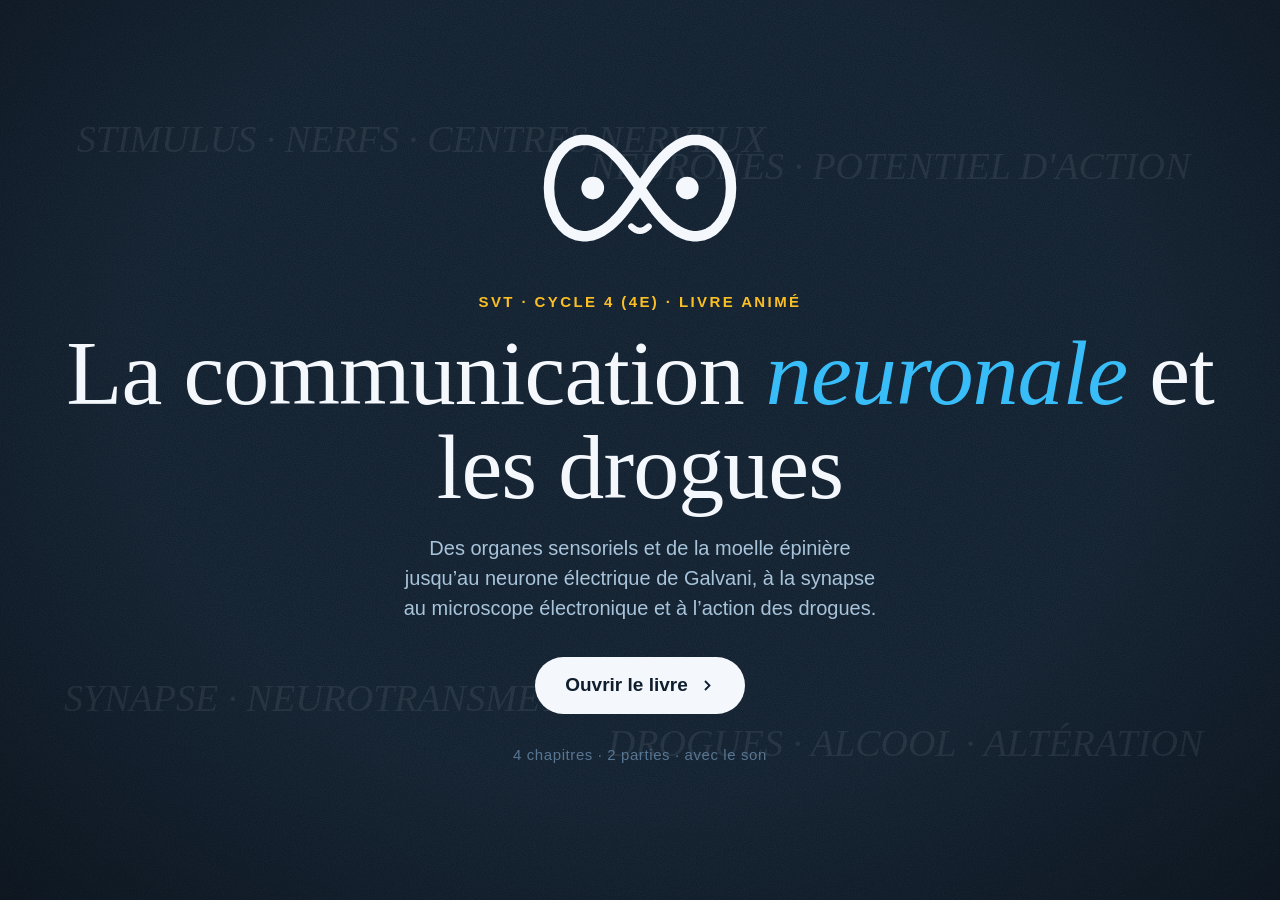
<file: index.html>
<!doctype html>
<html lang="fr">
<head>
<meta charset="utf-8">
<meta name="viewport" content="width=device-width, initial-scale=1">
<title>La communication neuronale et l'action des drogues</title>
<meta name="description" content="Du stimulus au neurone, puis de la synapse chimique au mode d'action des drogues et de l'alcool — livre animé SVT Cycle 4 (4e).">
<link rel="icon" href="data:image/svg+xml,%3Csvg xmlns='http://www.w3.org/2000/svg' viewBox='0 0 64 64'%3E%3Crect width='64' height='64' rx='14' fill='%230f1e2e'/%3E%3Ccircle cx='22' cy='32' r='11' fill='none' stroke='%2338bdf8' stroke-width='3.5'/%3E%3Cpath d='M33 32H47' stroke='%23fbbf24' stroke-width='3.5' stroke-linecap='round'/%3E%3Ccircle cx='50' cy='32' r='6' fill='%2334d399'/%3E%3C/svg%3E">
<link rel="stylesheet" href="lib/units.css">
<link rel="stylesheet" href="lib/contents.css">
<script src="lib/units.js"></script>
<script src="lib/contents.js"></script>
<script src="lib/lang-fr.js"></script>
<script src="unit-art.js"></script>
<link rel="expect" href="#ch01" blocking="render">
<style>
html:root {
  --page: #0a1522;
  --board: #0f1e2e;
  --panel: #14273b;
  --edge: #2c4c6b;
  --chalk: #f4f8fc;
  --dim: #a8c4da;
  --faint: #587692;
  --task: #38bdf8;
  --quiz: #fbbf24;
  --good: #34d399;
  --top-bg: rgba(15, 30, 46, .88);
  --top-line: #213e59;
  color-scheme: dark;
}
</style>
</head>
<body>
<section id="cover">
  <div class="chalk" aria-hidden="true">
    <span style="left:6%;top:13%;--d:1.6">STIMULUS · NERFS · CENTRES NERVEUX</span>
    <span style="right:7%;top:16%;--d:1.9">NEURONES · POTENTIEL D'ACTION</span>
    <span style="left:5%;bottom:20%;--d:2.2">SYNAPSE · NEUROTRANSMETTEURS</span>
    <span style="right:6%;bottom:15%;--d:2.5">DROGUES · ALCOOL · ALTÉRATION</span>
  </div>
  <svg class="mascot draw" id="guide" width="210" height="147"></svg>
  <p class="kicker">SVT · Cycle 4 (4e) · Livre animé</p>
  <h1>La communication <i>neuronale</i> et les drogues</h1>
  <p class="lede">Des organes sensoriels et de la moelle épinière jusqu’au neurone électrique de Galvani, à la synapse au microscope électronique et à l’action des drogues.</p>
  <div class="acts">
    <a class="btn go" href="#contents" data-t="open">Ouvrir le livre<svg viewBox="0 0 16 16"><path d="M6 2.5 11.5 8 6 13.5 4.6 12.1 8.7 8 4.6 3.9z"/></svg></a>
    <a class="btn quiet" id="resume" hidden></a>
  </div>
  <p class="meta" id="meta"></p>
</section>

<main id="contents">
  <header class="top">
    <a class="home" href="#book" aria-label="Retour à la couverture" data-t-label="toCover"><svg class="mascot" id="guideSmall" width="52" height="36"></svg><strong>La communication <i>neuronale</i></strong></a>
    <span class="prog" id="prog"></span>
  </header>
  <div id="units"></div>
</main>

<script>
Contents.book({
  start: { unit: 1, chapter: 1 },
  units: [
    ['Du stimulus au neurone : organisation nerveuse et message électrique', [
      ['Du stimulus au mouvement : organes sensoriels, centres nerveux et nerfs', 6],
      ['Les neurones : des cellules spécialisées dans la communication électrique', 6],
    ]],
    ['La synapse chimique et la perturbation par les drogues et l’alcool', [
      ['Franchir la synapse : vésicules et neurotransmetteurs chimiques', 6],
      ['Mode d’action des drogues et de l’alcool sur la synapse et schéma bilan', 6],
    ]],
  ],
  hues: ['#38bdf8', '#c084fc'],
  ink: '#f4f8fc',
});
frContentsLabels();
</script>
</body>
</html>
</file>
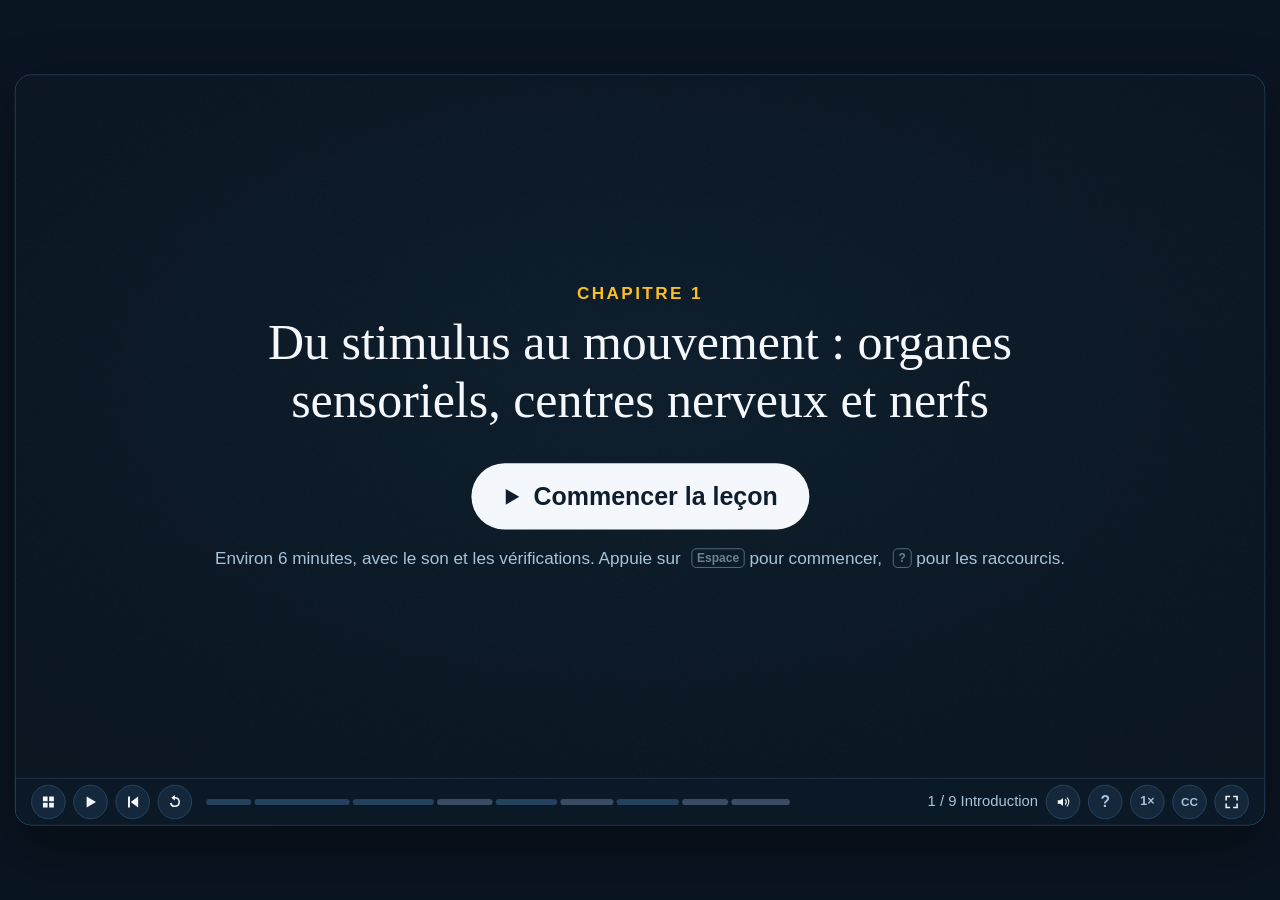
<file: ch01/index.html>
<!doctype html>
<html lang="fr">
<head>
<meta charset="utf-8">
<meta name="viewport" content="width=device-width, initial-scale=1">
<title>Chapitre 1 · Du stimulus au mouvement — Communication neuronale</title>
<link rel="stylesheet" href="../lib/engine.css">
<link rel="expect" href="#bar" blocking="render">
</head>
<body>
<script src="../lib/engine.js"></script>
<script src="../lib/lang-fr.js"></script>
<script src="../lib/vocab.js"></script>
<script src="audio/fr/timings.js"></script>
<script>
'use strict';
const CHAPTER = {
  number: 1,
  title: 'Du stimulus au mouvement : organes sensoriels, centres nerveux et nerfs',
  minutes: 6,
  language: 'fr',
  next: '../ch02/',
};

const BEATS = [
  ['intro', 'Introduction', (m, D) => {
    const g = G(scene, { o: 0, y: 18 });
    T(g, 'SVT · Cycle 4 (4e) · Partie 1 · Chapitre 1', { x: 800, y: 190, size: 26, fill: COL.dim, anchor: 'middle' });
    T(g, 'Du stimulus au mouvement', { x: 800, y: 292, size: 74, weight: 700, fill: COL.chalk, anchor: 'middle' });
    T(g, 'Organes sensoriels, centres nerveux et nerfs', { x: 800, y: 372, size: 44, weight: 600, fill: C_CENTRE, anchor: 'middle' });

    neuSchemaNode(g, 260, 540, 230, 86, ['Organe', 'sensoriel'], { color: C_SENS, sub: 'stimulus' });
    neuArrow(g, 390, 540, 620, 540, .2, { color: C_SENS, sw: 5 });
    T(g, 'Message sensitif', { x: 505, y: 510, size: 20, weight: 700, fill: C_SENS, anchor: 'middle' });

    neuSchemaNode(g, 800, 540, 320, 92, ['Centres nerveux', 'Cerveau + moelle'], { color: C_CENTRE, sub: 'intégration' });
    neuArrow(g, 975, 540, 1195, 540, .4, { color: C_MOT, sw: 5 });
    T(g, 'Message moteur', { x: 1085, y: 510, size: 20, weight: 700, fill: C_MOT, anchor: 'middle' });

    neuSchemaNode(g, 1340, 540, 230, 86, 'Muscles', { color: C_MOT, sub: 'mouvement' });

    tw(g, { o: 1, y: 0 }, .12, .75, out);
    const sub = neuText(scene, 'Comment une stimulation est-elle perçue, analysée puis transformée en mouvement ?', 800, 738, m('sub'), { size: 28, fill: COL.dim, anchor: 'middle' });
    tw(g, { o: 0, y: -18 }, D - .75, .65);
    hide(sub, D - .75, .65);
  }],

  ['trajet', 'La boucle sensori-motrice', (m) => {
    const p = panel(0);
    neuTitle(p, 'Schéma bilan de la transmission nerveuse', 64, .05, 'Document officiel du cours : trajet du stimulus jusqu’aux muscles');

    neuCard(p, 60, 144, 780, 615, { title: 'Schéma bilan · Relations entre organes', color: C_CENTRE, t0: .08 });
    neuDoc(p, '../img/doc_trajet_nerveux.webp', 85, 204, 730, 535, { color: C_CENTRE, pad: 8, t0: .14 });

    neuSpotlight(p, 520, 206, 265, 118, C_NT, m('stim'), .35, { fillOpacity: .08 });
    neuSpotlight(p, 442, 265, 165, 125, C_SENS, m('sens'), .35, { fillOpacity: .08 });
    neuSpotlight(p, 402, 330, 395, 255, C_CENTRE, m('centres'), .35, { fillOpacity: .06 });
    neuSpotlight(p, 345, 588, 390, 142, C_MOT, m('mot'), .35, { fillOpacity: .08 });

    const steps = [
      ['1. Réception du stimulus', 'L’organe sensoriel (œil, peau, oreille...) capte le stimulus.', C_NT, m('stim')],
      ['2. Message nerveux sensitif', 'Il voyage en rouge le long d’un nerf sensitif vers le cerveau.', C_SENS, m('sens')],
      ['3. Centres nerveux', 'Le cerveau traite l’info ; la moelle épinière relaie la commande.', C_CENTRE, m('centres')],
      ['4. Message nerveux moteur', 'Il descend en vert jusqu’aux muscles qui exécutent le mouvement.', C_MOT, m('mot')],
    ];
    steps.forEach(([ttl, desc, col, t0], i) => {
      const y = 148 + i * 155;
      neuCard(p, 880, y, 655, 134, { title: ttl, color: col, t0 });
      neuText(p, desc, 910, y + 92, t0 + .16, { size: 20, fill: COL.chalk });
    });
  }],

  ['grenouille', 'Expériences et aires cérébrales', (m) => {
    const p = panel(0);
    neuTitle(p, 'Nerfs conducteurs et aires visuelles cérébrales', 64, .05, 'Preuves expérimentales chez la grenouille et lésions chez l’Homme');

    neuCard(p, 60, 148, 670, 580, { title: 'Expériences de sections nerveuses', color: C_SENS, t0: .08 });
    const exps = [
      ['Grenouille intacte', 'Elle saute face au danger', C_MOT],
      ['Section du nerf optique', 'Elle ne saute pas', C_SENS],
      ['Section de la moelle épinière', 'Elle ne saute pas', C_SENS],
      ['Section du nerf sciatique', 'Elle ne saute pas', C_SENS],
    ];
    exps.forEach(([etat, res, col], i) => {
      const ry = 225 + i * 96;
      const g = G(p, { x: 85, y: ry, o: 0 });
      mk('rect', { x: 0, y: 0, width: 620, height: 74, rx: 12, fill: mix('#0f1e2e', col, .12), stroke: col, 'stroke-width': 2 }, g);
      T(g, etat, { x: 22, y: 31, size: 20, weight: 700, fill: COL.chalk });
      T(g, res, { x: 22, y: 58, size: 19, weight: 600, fill: col });
      show(g, m('optique') + i * .12, .35);
    });
    neuPill(p, 395, 658, 'Chaque conducteur nerveux est indispensable', C_NT, m('optique') + .55, { w: 580, size: 19 });

    neuCard(p, 760, 148, 780, 580, { title: 'Aires visuelles V1 à V5 et lésions A / B', color: C_CENTRE, t0: .14 });
    neuDoc(p, '../img/doc_vision_aires.webp', 785, 208, 730, 415, { color: C_CENTRE, pad: 8, t0: .2 });
    neuSpotlight(p, 1140, 212, 370, 290, C_CENTRE, m('aires'), .4, { fillOpacity: .08 });
    neuText(p, 'Les aires V1–V5 coopèrent pour analyser forme, couleur et mouvement.', 1150, 672, m('aires') + .2, { size: 19, fill: COL.dim, anchor: 'middle' });
  }],

  ['q1', 'Vérifions le trajet sensitif', (m) => {
    const p = panel(0);
    neuTitle(p, 'Du stimulus au cerveau : qui transporte l’information ?', 66, .05);
    neuSchemaNode(p, 350, 240, 270, 92, ['Organe sensoriel', '(œil, peau...)'], { color: C_NT, t0: .1 });
    neuArrow(p, 505, 240, 1085, 240, .25, { color: C_SENS, sw: 6 });
    neuPill(p, 795, 200, 'Voie à identifier ?', C_SENS, .35, { w: 260, size: 20 });
    neuSchemaNode(p, 1245, 240, 290, 92, ['Cerveau', 'Centres nerveux'], { color: C_CENTRE, t0: .15 });
  }, {
    ask: done => quiz(BAND, [{
      id: 'ch1-q1',
      prompt: ['Par quoi l’information captée par un organe sensoriel rejoint-elle le cerveau ?'],
      build: choice([
        'Un message nerveux sensitif transporté par un nerf',
        'Un message nerveux moteur envoyé par les muscles',
        'La compression d’un disque entre deux vertèbres',
      ], 0, 'Exact ! Le message nerveux sensitif circule de l’organe sensoriel vers le cerveau le long d’un nerf.', [
        null,
        'Non, le message moteur part des centres nerveux vers les muscles, pas vers le cerveau.',
        'Non, une hernie discale est une lésion mécanique qui bloque la moelle épinière.',
      ]),
    }], done),
  }],

  ['hernie', 'Rôle de la moelle épinière', (m) => {
    const p = panel(0);
    neuTitle(p, 'La moelle épinière : un relais vital (cas d’une hernie discale)', 64, .05, 'Document IRM du cours : comparaison entre colonne saine et compression médullaire');

    neuDoc(p, '../img/doc_hernie_irm.webp', 270, 146, 1060, 495, { color: C_CENTRE, pad: 10, t0: .1 });
    neuSpotlight(p, 282, 160, 415, 465, C_MOT, m('saine'), .4, { fillOpacity: .06 });
    neuSpotlight(p, 895, 160, 420, 465, C_ALERT, m('hernie'), .4, { fillOpacity: .08 });

    neuCard(p, 140, 666, 620, 118, { title: 'Coupe 1 : Moelle épinière intacte', color: C_MOT, t0: m('saine') });
    neuText(p, 'Le canal est dégagé : les messages moteurs descendent librement.', 450, 748, m('saine') + .2, { size: 19, anchor: 'middle' });

    neuCard(p, 840, 666, 620, 118, { title: 'Coupe 2 : Hernie discale', color: C_ALERT, t0: m('hernie') });
    neuText(p, 'La hernie comprime la moelle épinière : troubles moteurs des membres.', 1150, 748, m('hernie') + .2, { size: 19, anchor: 'middle' });
  }],

  ['q2', 'À toi : sections et lésions', (m) => {
    const p = panel(0);
    neuTitle(p, 'Rupture des voies nerveuses', 66, .05);
    neuSchemaNode(p, 270, 235, 220, 84, 'Œil (danger)', { color: C_NT, t0: .1 });
    neuArrow(p, 395, 235, 620, 235, .2, { color: C_SENS, sw: 5 });
    neuBlockBadge(p, 508, 235, C_ALERT, .3, 18);
    neuSchemaNode(p, 760, 235, 250, 84, ['Cerveau +', 'moelle épinière'], { color: C_CENTRE, t0: .15 });
    neuArrow(p, 900, 235, 1125, 235, .35, { color: C_MOT, sw: 5 });
    neuSchemaNode(p, 1265, 235, 240, 84, ['Muscles', 'de la cuisse'], { color: C_MOT, t0: .2 });
  }, {
    ask: done => quiz(BAND, [{
      id: 'ch1-q2',
      prompt: ['Pourquoi une grenouille dont le nerf optique est sectionné ne saute-t-elle pas face au danger ?'],
      build: choice([
        'Le message nerveux sensitif visuel n’atteint plus le cerveau',
        'Les muscles de la cuisse n’ont plus de sang pour se contracter',
        'La peau remplace aussitôt le nerf optique pour voir le danger',
      ], 0, 'Bravo ! Sans nerf optique intact, l’information visuelle n’arrive jamais aux centres nerveux.', [
        null,
        'Non, le problème est la rupture de communication nerveuse, pas l’irrigation des muscles.',
        'Non, un nerf optique coupé interrompt la voie sensitive de la vision.',
      ]),
    }], done),
  }],

  ['wrap', 'Bilan · Chapitre 1', (m) => {
    const p = panel(0);
    neuTitle(p, 'À retenir — Chapitre 1', 70, .05, 'L’organisation générale de la commande nerveuse du mouvement');

    const rows = [
      ['1. Perception et voie sensitive', 'Un stimulus active un organe sensoriel ; un message nerveux sensitif remonte par un nerf.', C_SENS, m('w1')],
      ['2. Traitement dans les centres nerveux', 'Le cerveau (et ses aires spécialisées V1–V5) analyse l’information ; la moelle épinière relaie la commande.', C_CENTRE, m('w2')],
      ['3. Voie motrice et réponse', 'Un message nerveux moteur descend vers les muscles qui se contractent pour produire le mouvement.', C_MOT, m('w3')],
    ];
    rows.forEach(([ttl, desc, col, t0], i) => {
      const y = 160 + i * 204;
      neuCard(p, 120, y, 1360, 172, { title: ttl, color: col, t0 });
      neuText(p, desc, 800, y + 114, t0 + .2, { size: 22, fill: COL.chalk, anchor: 'middle' });
    });
  }],

  ['final1', 'Mise en pratique finale', () => {
    panel(0);
  }, {
    ask: done => quiz(SCREEN, [
      {
        id: 'ch1-f1',
        prompt: ['1 / 3 · Quels sont les deux organes regroupés sous le nom de « centres nerveux » ?'],
        build: choice([
          'Le cerveau et la moelle épinière',
          'Le nerf optique et le nerf sciatique',
          'Les organes sensoriels et les muscles',
        ], 0, 'Exact ! Le cerveau et la moelle épinière constituent les centres nerveux.', [
          null,
          'Non, les nerfs assurent la liaison périphérique, ce ne sont pas des centres nerveux.',
          'Non, les organes sensoriels reçoivent le stimulus et les muscles sont des effecteurs.',
        ]),
      },
      {
        id: 'ch1-f2',
        prompt: ['2 / 3 · Vrai ou Faux : coche la réponse exacte pour chaque affirmation.'],
        build: grid([
          { parts: ['Plusieurs aires spécialisées du cortex cérébral (V1 à V5) participent à la vision.'], ans: ['v'], why: 'Vrai : des lésions différentes touchent sélectivement les couleurs ou les formes.' },
          { parts: ['Un message nerveux moteur part du muscle pour rejoindre l’organe sensoriel.'], ans: ['f'], why: 'Faux : le message moteur part des centres nerveux et se dirige vers les muscles.' },
          { parts: ['Une hernie discale comprimant la moelle épinière perturbe les mouvements des membres.'], ans: ['v'], why: 'Vrai : le passage des messages moteurs dans la moelle épinière est gêné.' },
        ], [['v', 'Vrai', C_MOT], ['f', 'Faux', C_SENS]], { multi: false, text: true }),
      },
      {
        id: 'ch1-f3',
        prompt: ['3 / 3 · Dans quel ordre s’enchaînent les étapes permettant de réagir à un stimulus ?'],
        build: choice([
          'Organe sensoriel → message sensitif → centres nerveux → message moteur → muscle',
          'Muscle → message sensitif → organe sensoriel → moelle épinière',
          'Cerveau → stimulus → nerf optique → hernie discale',
        ], 0, 'Parfait ! Tu maîtrises toute la chaîne de la transmission nerveuse.', [
          null,
          'Non, le stimulus agit d’abord sur l’organe sensoriel, puis le muscle répond en dernier.',
          'Non, le stimulus vient de l’environnement et déclenche la boucle au niveau sensoriel.',
        ]),
      },
    ], done, 'Mise en pratique · Chapitre 1'),
  }],

  ['finish', 'Terminé', () => { panel(0); }, { ask: finishCard }],
].map(([id, title, run, extra]) => ({ id, title, run, ...extra }));

boot();
</script>
</body>
</html>
</file>
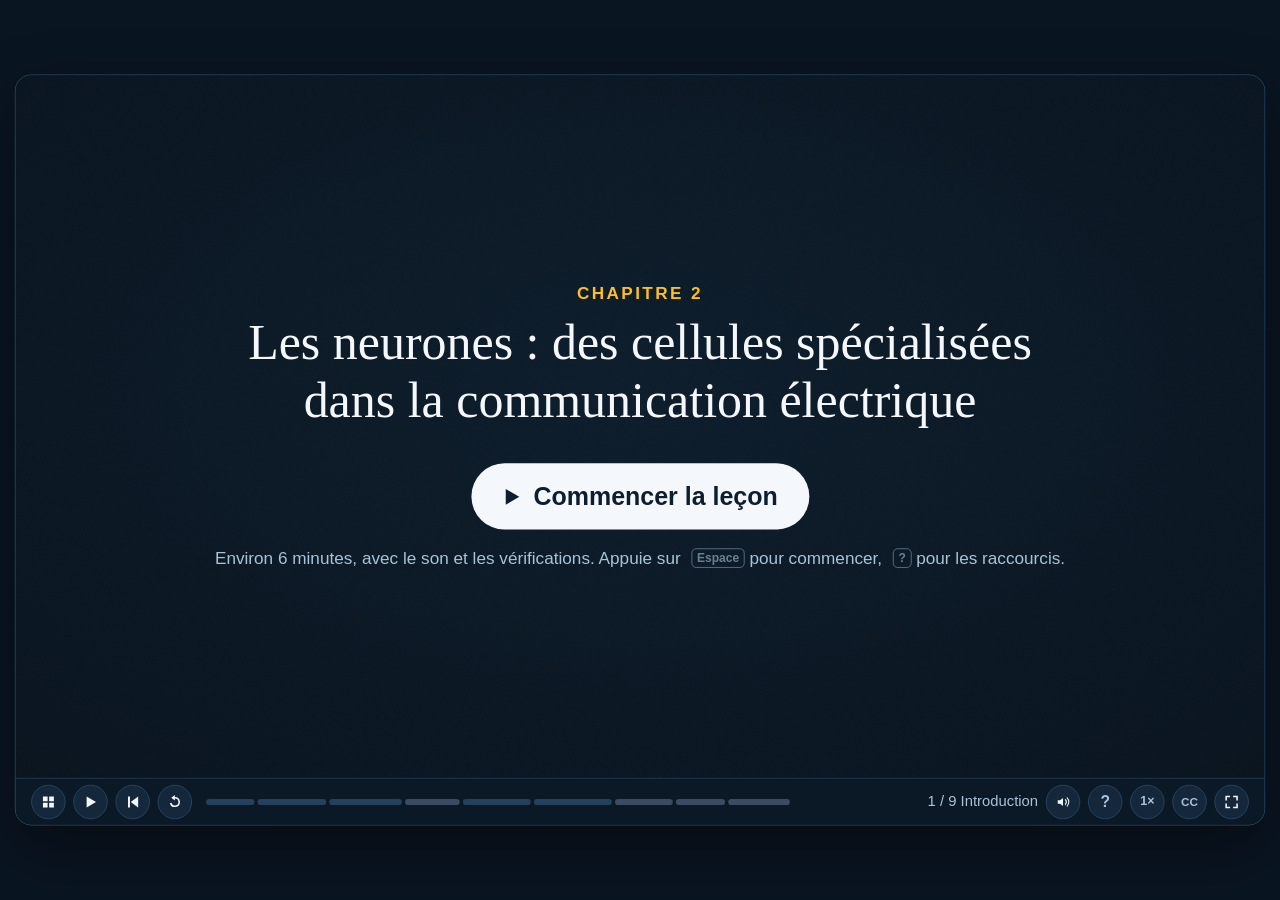
<file: ch02/index.html>
<!doctype html>
<html lang="fr">
<head>
<meta charset="utf-8">
<meta name="viewport" content="width=device-width, initial-scale=1">
<title>Chapitre 2 · Les neurones et le message électrique — Communication neuronale</title>
<link rel="stylesheet" href="../lib/engine.css">
<link rel="expect" href="#bar" blocking="render">
</head>
<body>
<script src="../lib/engine.js"></script>
<script src="../lib/lang-fr.js"></script>
<script src="../lib/vocab.js"></script>
<script src="audio/fr/timings.js"></script>
<script>
'use strict';
const CHAPTER = {
  number: 2,
  title: 'Les neurones : des cellules spécialisées dans la communication électrique',
  minutes: 6,
  language: 'fr',
  next: '../ch03/',
};

const BEATS = [
  ['intro', 'Introduction', (m, D) => {
    const g = G(scene, { o: 0, y: 18 });
    T(g, 'SVT · Cycle 4 (4e) · Partie 1 · Chapitre 2', { x: 800, y: 188, size: 26, fill: COL.dim, anchor: 'middle' });
    T(g, 'Les neurones : cellules du message', { x: 800, y: 288, size: 68, weight: 700, fill: COL.chalk, anchor: 'middle' });
    T(g, 'Substance grise, fibres nerveuses et potentiel d’action', { x: 800, y: 364, size: 40, weight: 600, fill: C_CENTRE, anchor: 'middle' });

    neuNeuron(g, 580, 560, { scale: 1.05, color: C_CENTRE, t0: .15, pulseAt: .65, pulseColor: C_NT });
    neuOscillo(g, 995, 480, 340, 156, { t0: .3, mode: 'normal', label: 'Potentiel d’action (électrique)', color: C_NT });

    tw(g, { o: 1, y: 0 }, .12, .75, out);
    const sub = neuText(scene, 'À quoi ressemblent les cellules nerveuses et quelle est la nature du message qui y circule ?', 800, 742, m('sub'), { size: 27, fill: COL.dim, anchor: 'middle' });
    tw(g, { o: 0, y: -18 }, D - .75, .65);
    hide(sub, D - .75, .65);
  }],

  ['substances', 'Le cerveau à l’échelle organe', (m) => {
    const p = panel(0);
    neuTitle(p, 'Organisation du cerveau humain : substance grise et blanche', 64, .05, 'Documents 1 et 2 du cours : vue externe des hémisphères et coupe transversale');

    neuDoc(p, '../img/doc_cerveau_coupes.webp', 230, 146, 1140, 472, { color: C_CENTRE, pad: 10, t0: .1 });
    neuSpotlight(p, 815, 222, 535, 385, C_NT, m('cortex'), .4, { fillOpacity: .06 });
    neuSpotlight(p, 865, 315, 415, 175, C_MOT, m('blanche'), .4, { fillOpacity: .07 });

    neuCard(p, 130, 642, 635, 140, { title: '(1) Substance grise · Cortex en périphérie', color: C_NT, t0: m('cortex') });
    neuText(p, 'Couche externe sombre des deux hémisphères cérébraux.', 448, 725, m('cortex') + .2, { size: 20, anchor: 'middle' });
    neuText(p, 'Regroupe les corps cellulaires des neurones.', 448, 758, m('cortex') + .35, { size: 19, fill: COL.dim, anchor: 'middle' });

    neuCard(p, 835, 642, 635, 140, { title: '(2) Substance blanche · Au centre', color: C_MOT, t0: m('blanche') });
    neuText(p, 'Région interne plus claire reliant les aires et la moelle.', 1152, 725, m('blanche') + .2, { size: 20, anchor: 'middle' });
    neuText(p, 'Contient les prolongements longs des neurones.', 1152, 758, m('blanche') + .35, { size: 19, fill: COL.dim, anchor: 'middle' });
  }],

  ['coupes', 'Microscopie des tissus nerveux', (m) => {
    const p = panel(0);
    neuTitle(p, 'Observation microscopique : cerveau, moelle épinière et nerfs', 64, .05, 'Document 1 : comparaison des structures cellulaires à différentes échelles');

    neuCard(p, 60, 146, 680, 620, { title: 'Document 1 · Coupes histologiques', color: C_CENTRE, t0: .08 });
    neuDoc(p, '../img/doc_cellules_nerveuses.webp', 88, 206, 624, 540, { color: C_CENTRE, pad: 8, t0: .14 });

    neuSpotlight(p, 425, 225, 275, 290, C_NT, m('corps'), .4, { fillOpacity: .08 });
    neuSpotlight(p, 425, 535, 275, 205, C_MOT, m('fibres'), .4, { fillOpacity: .08 });

    neuCard(p, 780, 162, 760, 275, { title: 'Cerveau et moelle épinière (échelle : 0,2 mm)', color: C_NT, t0: m('corps') });
    neuText(p, 'On observe des cellules de forme étoilée dans la substance grise :', 810, 258, m('corps') + .15, { size: 22 });
    neuText(p, 'ce sont les corps cellulaires des neurones et leurs ramifications.', 810, 296, m('corps') + .3, { size: 22, fill: C_NT });
    neuPill(p, 1160, 382, 'Corps cellulaires étoilés · 0,2 mm', C_NT, m('corps') + .45, { w: 470, size: 20 });

    neuCard(p, 780, 472, 760, 275, { title: 'Nerfs périphériques (échelle : 0,06 mm)', color: C_MOT, t0: m('fibres') });
    neuText(p, 'Aucun corps cellulaire : uniquement des faisceaux de fibres parallèles.', 810, 568, m('fibres') + .15, { size: 21 });
    neuText(p, 'Ce sont les prolongements (axones) qui relient les organes.', 810, 606, m('fibres') + .3, { size: 21, fill: C_MOT });
    neuPill(p, 1160, 692, 'Faisceaux d’axones · 0,06 mm', C_MOT, m('fibres') + .45, { w: 470, size: 20 });
  }],

  ['q1', 'Vérifions l’organisation cellulaire', (m) => {
    const p = panel(0);
    neuTitle(p, 'Où se trouvent les corps cellulaires étoilés des neurones ?', 66, .05);
    neuSchemaNode(p, 430, 240, 340, 100, ['Substance grise', 'Cerveau et moelle'], { color: C_NT, sub: '0,2 mm', t0: .1 });
    neuArrow(p, 625, 240, 965, 240, .25, { color: C_MOT, sw: 5 });
    neuSchemaNode(p, 1160, 240, 340, 100, ['Nerfs', 'Faisceaux de fibres'], { color: C_MOT, sub: '0,06 mm', t0: .15 });
  }, {
    ask: done => quiz(BAND, [{
      id: 'ch2-q1',
      prompt: ['Quelle différence sépare la substance grise (cerveau / moelle) d’un nerf observé au microscope ?'],
      build: choice([
        'La substance grise contient les corps cellulaires étoilés ; le nerf ne contient que des axones',
        'Les nerfs contiennent uniquement les noyaux sans aucun cytoplasme',
        'La substance grise ne possède aucune cellule nerveuse',
      ], 0, 'Exact ! Les corps cellulaires à noyau siègent dans la substance grise ; les nerfs regroupent leurs longs axones.', [
        null,
        'Non, le noyau de chaque neurone est situé dans son corps cellulaire, dans les centres nerveux.',
        'Non, au contraire : la substance grise renferme une forte densité de corps cellulaires étoilés.',
      ]),
    }], done),
  }],

  ['neurone', 'Anatomie du neurone', (m) => {
    const p = panel(0);
    neuTitle(p, 'Le neurone : une cellule spécialisée dans la communication', 64, .05, 'Schéma corrigé du cours et circulation orientée du message');

    neuCard(p, 60, 146, 860, 430, { title: 'Document corrigé · Schéma d’un neurone', color: C_MOT, t0: .08 });
    neuDoc(p, '../img/doc_schema_neurone.webp', 84, 206, 812, 350, { color: C_MOT, pad: 8, t0: .14 });

    neuSpotlight(p, 95, 245, 360, 195, C_NT, m('cellule'), .4, { fillOpacity: .07 });
    neuSpotlight(p, 95, 208, 390, 95, C_CENTRE, m('dendrite'), .4, { fillOpacity: .07 });
    neuSpotlight(p, 445, 290, 425, 165, C_SENS, m('axone'), .4, { fillOpacity: .07 });

    neuCard(p, 955, 146, 585, 430, { title: 'Les 3 caractéristiques d’une cellule', color: C_CENTRE, t0: m('cellule') });
    neuText(p, '• Membrane plasmique : délimite le neurone.', 985, 246, m('cellule') + .15, { size: 21 });
    neuText(p, '• Cytoplasme et noyau : logés dans le corps cellulaire.', 985, 292, m('cellule') + .3, { size: 21 });
    neuText(p, '• Dendrites : reçoivent les signaux entrants.', 985, 356, m('dendrite'), { size: 21, fill: C_CENTRE });
    neuText(p, '• Axone long : propage le message vers la terminaison.', 985, 404, m('axone'), { size: 21, fill: C_SENS });
    neuPill(p, 1248, 505, 'Sens unique : Dendrites -> Soma -> Axone', C_NT, m('axone') + .25, { w: 515, size: 19 });

    neuCard(p, 60, 594, 1480, 194, { title: 'Propagation unidirectionnelle du signal le long du neurone', color: C_NT, t0: m('dendrite') });
    neuNeuron(p, 560, 718, { scale: .76, color: C_MOT, t0: m('dendrite'), pulseAt: m('axone') + .15, pulseColor: C_NT });
    neuText(p, 'Trajet des messages nerveux ->', 1025, 724, m('axone') + .1, { size: 23, weight: 700, fill: C_NT });
  }],

  ['galvani', 'Galvani et le potentiel d’action', (m) => {
    const p = panel(0);
    neuTitle(p, 'Nature électrique du message : l’expérience de Galvani', 64, .05, 'Des travaux historiques (1737–1798) à l’enregistrement d’un potentiel d’action');

    neuCard(p, 60, 148, 795, 585, { title: 'Document 2 · Expérience de Luigi Galvani', color: C_NT, t0: .08 });
    neuDoc(p, '../img/doc_galvani.webp', 85, 208, 745, 495, { color: C_NT, pad: 8, t0: .14 });
    neuSpotlight(p, 102, 345, 455, 325, C_NT, m('hist'), .4, { fillOpacity: .06 });

    neuCard(p, 890, 148, 650, 585, { title: 'Preuve électrique : le potentiel d’action', color: C_CENTRE, t0: .14 });
    neuText(p, 'En appliquant une décharge sur le nerf sciatique,', 920, 238, m('hist') + .15, { size: 21 });
    neuText(p, 'Galvani observe la contraction immédiate du muscle.', 920, 272, m('hist') + .3, { size: 21 });
    neuOscillo(p, 935, 322, 560, 250, { t0: m('pa'), mode: 'normal', label: 'Signal électrique bref : Potentiel d’action', color: C_NT });
    neuPill(p, 1215, 645, 'Le message nerveux est de nature électrique', C_MOT, m('pa') + .5, { w: 560, size: 21 });
  }],

  ['q2', 'Vérifions le trajet et la nature', (m) => {
    const p = panel(0);
    neuTitle(p, 'Structure et signal électrique du neurone', 66, .05);
    neuNeuron(p, 580, 245, { scale: .9, color: C_CENTRE, t0: .1, pulseAt: .3, pulseColor: C_NT });
    neuOscillo(p, 975, 165, 390, 165, { t0: .2, mode: 'normal', label: 'Potentiel d’action', color: C_NT });
  }, {
    ask: done => quiz(BAND, [{
      id: 'ch2-q2',
      prompt: ['Comment circule le message nerveux à l’intérieur d’un neurone, et sous quelle forme ?'],
      build: choice([
        'Sous forme de signal électrique (potentiel d’action), des dendrites vers le corps cellulaire puis l’axone',
        'Sous forme de gouttelettes sanguines circulant de l’axone vers le noyau',
        'Uniquement de façon chimique à l’intérieur du noyau cellulaire',
      ], 0, 'Parfait ! C’est un potentiel d’action électrique propagé des dendrites jusqu’à l’extrémité de l’axone.', [
        null,
        'Non, le neurone ne transporte pas de sang : c’est l’expérience de Galvani qui prouve la nature électrique.',
        'Non, la transmission le long du neurone lui-même est électrique ; le chimique intervient à la jonction.',
      ]),
    }], done),
  }],

  ['final1', 'Mise en pratique finale', () => {
    panel(0);
  }, {
    ask: done => quiz(SCREEN, [
      {
        id: 'ch2-f1',
        prompt: ['1 / 3 · Quels constituants montrent qu’un neurone est une véritable cellule ?'],
        build: choice([
          'Une membrane plasmique, un cytoplasme et un noyau',
          'Uniquement une fibre sèche sans noyau ni membrane',
          'Un cartilage entouré d’une coque minérale',
        ], 0, 'Exact ! Comme toute cellule animale, le neurone possède membrane plasmique, cytoplasme et noyau.', [
          null,
          'Non, un neurone est une cellule vivante complète dont le noyau se situe dans le corps cellulaire.',
          'Non, le cartilage constitue un tissu squelettique, pas un neurone.',
        ]),
      },
      {
        id: 'ch2-f2',
        prompt: ['2 / 3 · Vrai ou Faux : coche la réponse exacte pour chaque affirmation.'],
        build: grid([
          { parts: ['La substance grise (cortex) se situe en périphérie du cerveau.'], ans: ['v'], why: 'Vrai : le cortex gris forme la couche externe des hémisphères cérébraux.' },
          { parts: ['Luigi Galvani a prouvé que les nerfs sont entièrement isolés de toute électricité.'], ans: ['f'], why: 'Faux : son expérience sur la grenouille a au contraire démontré l’excitabilité électrique du nerf.' },
          { parts: ['Un axone conduit le message nerveux depuis le corps cellulaire vers la terminaison.'], ans: ['v'], why: 'Vrai : l’axone assure le départ efférent du potentiel d’action.' },
        ], [['v', 'Vrai', C_MOT], ['f', 'Faux', C_SENS]], { multi: false, text: true }),
      },
      {
        id: 'ch2-f3',
        prompt: ['3 / 3 · Quel nom porte le signal électrique élémentaire qui se propage le long d’un neurone ?'],
        build: choice([
          'Un potentiel d’action',
          'Une hernie discale',
          'Une aire visuelle V1',
        ], 0, 'Bravo ! Le message nerveux circulant dans un neurone est un potentiel d’action électrique.', [
          null,
          'Non, une hernie discale est une compression vertébrale de la moelle épinière.',
          'Non, V1 est une zone du cortex cérébral, pas le signal électrique lui-même.',
        ]),
      },
    ], done, 'Mise en pratique · Chapitre 2'),
  }],

  ['finish', 'Terminé', () => { panel(0); }, { ask: finishCard }],
].map(([id, title, run, extra]) => ({ id, title, run, ...extra }));

boot();
</script>
</body>
</html>
</file>
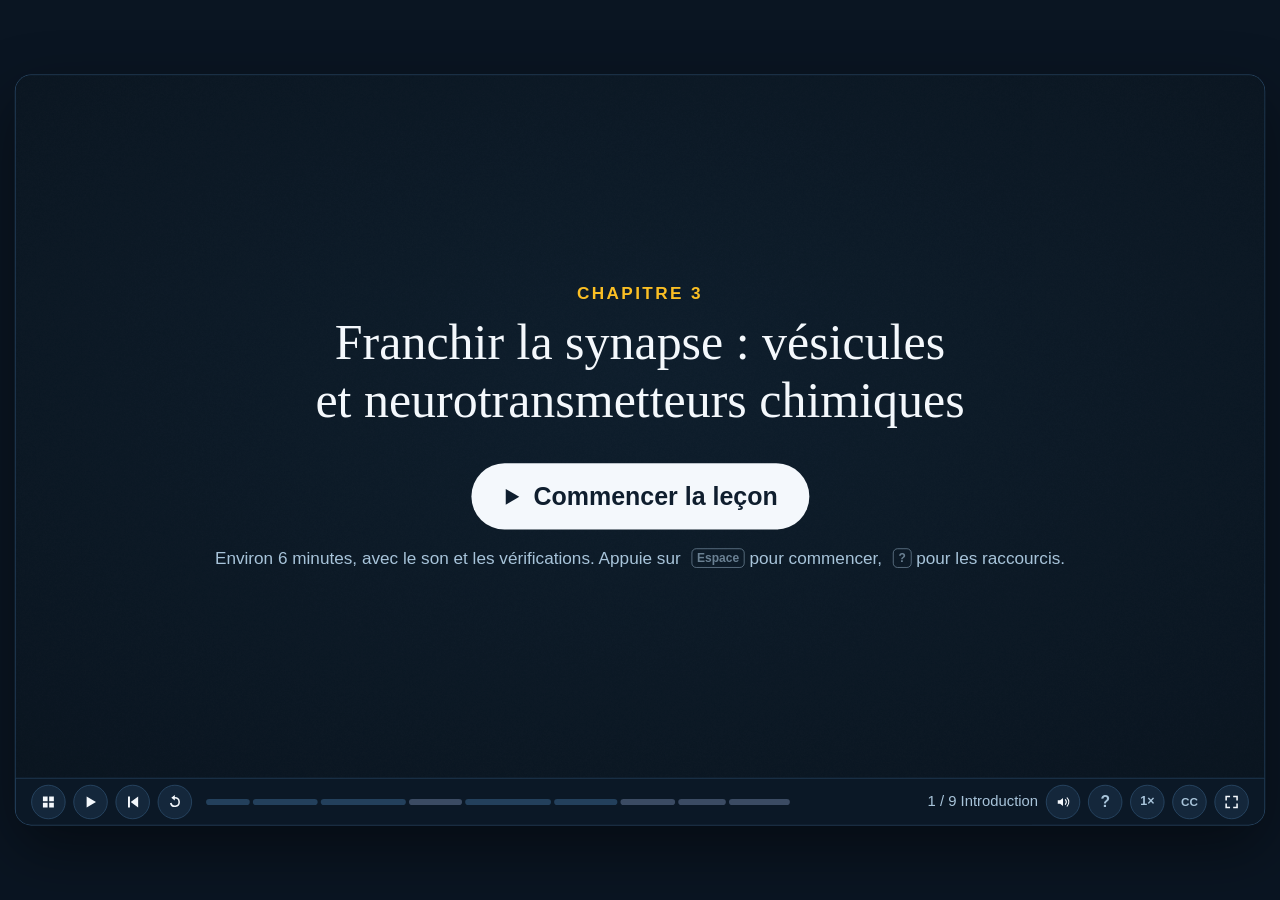
<file: ch03/index.html>
<!doctype html>
<html lang="fr">
<head>
<meta charset="utf-8">
<meta name="viewport" content="width=device-width, initial-scale=1">
<title>Chapitre 3 · La synapse chimique — Communication neuronale</title>
<link rel="stylesheet" href="../lib/engine.css">
<link rel="expect" href="#bar" blocking="render">
</head>
<body>
<script src="../lib/engine.js"></script>
<script src="../lib/lang-fr.js"></script>
<script src="../lib/vocab.js"></script>
<script src="audio/fr/timings.js"></script>
<script>
'use strict';
const CHAPTER = {
  number: 3,
  title: 'Franchir la synapse : vésicules et neurotransmetteurs chimiques',
  minutes: 6,
  language: 'fr',
  next: '../ch04/',
};

const BEATS = [
  ['intro', 'Introduction', (m, D) => {
    const g = G(scene, { o: 0, y: 18 });
    T(g, 'SVT · Cycle 4 (4e) · Partie 2 · Chapitre 3', { x: 800, y: 185, size: 26, fill: COL.dim, anchor: 'middle' });
    T(g, 'Franchir la synapse chimique', { x: 800, y: 285, size: 70, weight: 700, fill: COL.chalk, anchor: 'middle' });
    T(g, 'Vésicules et neurotransmetteurs entre deux neurones', { x: 800, y: 360, size: 40, weight: 600, fill: C_NT, anchor: 'middle' });

    neuSchemaNode(g, 330, 540, 270, 92, ['Neurone B', 'Message électrique'], { color: C_CENTRE });
    neuArrow(g, 480, 540, 650, 540, .2, { color: C_NT, sw: 5 });
    neuSchemaNode(g, 800, 540, 260, 96, ['Synapse', 'Fente + NT'], { kind: 'pill', color: C_NT, sub: 'relais chimique' });
    neuArrow(g, 945, 540, 1115, 540, .4, { color: C_MOT, sw: 5 });
    neuSchemaNode(g, 1270, 540, 270, 92, ['Neurone C', 'Nouveau message'], { color: C_MOT });

    tw(g, { o: 1, y: 0 }, .12, .75, out);
    const sub = neuText(scene, 'Comment un signal électrique traverse-t-il l’espace qui sépare deux neurones indépendants ?', 800, 742, m('sub'), { size: 27, fill: COL.dim, anchor: 'middle' });
    tw(g, { o: 0, y: -18 }, D - .75, .65);
    hide(sub, D - .75, .65);
  }],

  ['architecture', 'Architecture d’une synapse', (m) => {
    const p = panel(0);
    neuTitle(p, 'Les neurones ne se touchent pas : architecture de la synapse', 64, .05, 'Schéma du cours : éléments pré-synaptique, fente synaptique et élément post-synaptique');

    neuCard(p, 70, 148, 700, 590, { title: 'Document · Architecture d’une synapse', color: C_CENTRE, t0: .08 });
    neuDoc(p, '../img/doc_architecture_synapse.webp', 95, 208, 650, 505, { color: C_CENTRE, pad: 8, t0: .14 });

    neuSpotlight(p, 110, 415, 255, 220, C_NT, m('pre'), .4, { fillOpacity: .07 });
    neuSpotlight(p, 368, 390, 56, 200, C_SENS, m('fente'), .4, { fillOpacity: .12 });
    neuSpotlight(p, 428, 390, 265, 240, C_MOT, m('post'), .4, { fillOpacity: .07 });

    const items = [
      ['1. Neurone pré-synaptique', 'L’axone en amont contient de petits sacs remplis de messagers :', 'les vésicules de neurotransmetteur.', C_NT, m('pre')],
      ['2. La fente synaptique', 'Un espace microscopique vide sépare physiquement', 'les membranes des deux neurones.', C_SENS, m('fente')],
      ['3. Neurone post-synaptique', 'Sa membrane porte des récepteurs qui capteront', 'les neurotransmetteurs pour relancer le message.', C_MOT, m('post')],
    ];
    items.forEach(([ttl, l1, l2, col, t0], i) => {
      const y = 165 + i * 190;
      neuCard(p, 815, y, 715, 162, { title: ttl, color: col, t0 });
      neuText(p, l1, 845, y + 92, t0 + .16, { size: 20 });
      neuText(p, l2, 845, y + 124, t0 + .22, { size: 20 });
    });
  }],

  ['met', 'Observation au M.E.T. (x 10 000)', (m) => {
    const p = panel(0);
    neuTitle(p, 'Preuve microscopique de la libération chimique (M.E.T. x 10 000)', 64, .05, 'Document 1 : zone de jonction entre les neurones A / B et le neurone C (échelle : 100 nm)');

    neuCard(p, 65, 142, 655, 652, { title: 'Document 1 · Microscope électronique à transmission', color: C_NT, t0: .08 });
    neuDoc(p, '../img/doc1_met_synapse.webp', 88, 200, 608, 578, { color: C_NT, pad: 8, t0: .14 });

    neuSpotlight(p, 102, 515, 268, 232, C_CENTRE, m('avant'), .4, { fillOpacity: .08 });
    neuSpotlight(p, 378, 515, 298, 232, C_MOT, m('pendant'), .4, { fillOpacity: .08 });

    neuCard(p, 760, 148, 775, 275, { title: 'Photo 1 · Avant la transmission du message', color: C_CENTRE, t0: m('avant') });
    neuText(p, 'Les vésicules rondes restent groupées dans l’axone B.', 790, 245, m('avant') + .15, { size: 21 });
    neuText(p, 'La membrane pré-synaptique reste lisse et fermée.', 790, 283, m('avant') + .3, { size: 21, fill: COL.dim });
    neuPill(p, 1148, 360, 'Vésicules stockées · Échelle 100 nm · M.E.T. x 10 000', C_CENTRE, m('avant') + .45, { w: 615, size: 19 });

    neuCard(p, 760, 462, 775, 295, { title: 'Photo 2 · Pendant la transmission du message', color: C_MOT, t0: m('pendant') });
    neuText(p, 'Des vésicules migrent et fusionnent avec la membrane de B.', 790, 560, m('pendant') + .15, { size: 21 });
    neuText(p, 'Elles libèrent leur contenu chimique dans la fente vers C.', 790, 598, m('pendant') + .3, { size: 21, fill: C_MOT });
    neuPill(p, 1148, 688, 'Exocytose des vésicules -> passage du signal', C_MOT, m('pendant') + .45, { w: 615, size: 19 });
  }],

  ['q1', 'Vérifions le M.E.T.', (m) => {
    const p = panel(0);
    neuTitle(p, 'Que révèle la comparaison des photographies 1 et 2 ?', 66, .05);
    neuSchemaNode(p, 420, 240, 320, 96, ['Photo 1 (avant)', 'Vésicules intactes'], { color: C_CENTRE, t0: .1 });
    neuArrow(p, 600, 240, 980, 240, .25, { color: C_NT, sw: 5 });
    neuSchemaNode(p, 1170, 240, 340, 96, ['Photo 2 (pendant)', 'Fusion à la membrane'], { color: C_MOT, t0: .15 });
  }, {
    ask: done => quiz(BAND, [{
      id: 'ch3-q1',
      prompt: ['Au microscope électronique (M.E.T.), que font les vésicules du neurone B pendant la transmission ?'],
      build: choice([
        'Elles fusionnent avec la membrane et libèrent des messagers chimiques dans la fente synaptique',
        'Elles disparaissent instantanément en détruisant le neurone C',
        'Elles forment un fil de cuivre électrique reliant B et C',
      ], 0, 'Bravo ! Les vésicules s’ouvrent sur la fente pour y libérer les neurotransmetteurs chimiques.', [
        null,
        'Non, le neurone C reste intact et reçoit le messager chimique.',
        'Non, le relais entre B et C se fait par voie chimique à travers la fente, pas par un fil.',
      ]),
    }], done),
  }],

  ['anime', 'Animation · Les 4 étapes', (m) => {
    const p = panel(0);
    neuTitle(p, 'Mécanisme complet de la transmission synaptique', 64, .05, 'Du message électrique pré-synaptique au nouveau message post-synaptique');

    neuSynapseStage(p, 470, 472, {
      mode: 'normal',
      t0: .08,
      tMig: m('e2'),
      tLib: m('e3'),
      tFix: m('e4'),
      scale: 1.05,
    });

    const steps = [
      ['Étape 1 · Arrivée du message électrique', 'Un potentiel d’action arrive dans la terminaison de l’axone B.', C_SENS, m('e1')],
      ['Étape 2 · Migration des vésicules', 'Les vésicules chargées de neurotransmetteurs descendent vers la membrane.', C_CENTRE, m('e2')],
      ['Étape 3 · Libération chimique', 'Les neurotransmetteurs sont déversés dans la fente synaptique.', C_NT, m('e3')],
      ['Étape 4 · Fixation et relance sur C', 'Fixés sur la membrane du neurone C, ils déclenchent un nouveau message électrique.', C_MOT, m('e4')],
    ];
    steps.forEach(([ttl, desc, col, t0], i) => {
      const y = 152 + i * 158;
      neuCard(p, 745, y, 795, 136, { title: ttl, color: col, t0 });
      neuText(p, desc, 775, y + 92, t0 + .15, { size: 19 });
    });
  }],

  ['bilan_doc', 'Schéma bilan officiel', (m) => {
    const p = panel(0);
    neuTitle(p, 'Schéma bilan du cours : la communication entre les neurones', 64, .05, 'Comparaison Avant / Lors de la transmission du message nerveux');

    neuDoc(p, '../img/schema_bilan_synapse.webp', 275, 144, 1050, 602, { color: C_CENTRE, pad: 10, t0: .1 });
    neuSpotlight(p, 290, 198, 490, 538, C_CENTRE, m('avant_bilan'), .4, { fillOpacity: .05 });
    neuSpotlight(p, 795, 198, 515, 538, C_MOT, m('lors_bilan'), .4, { fillOpacity: .06 });
  }],

  ['q2', 'À toi : codage du signal', (m) => {
    const p = panel(0);
    neuTitle(p, 'Conversion électrique ↔ chimique au niveau de la synapse', 66, .05);
    neuSchemaNode(p, 310, 240, 270, 90, ['Neurone B', 'Message électrique'], { color: C_CENTRE, t0: .1 });
    neuArrow(p, 460, 240, 620, 240, .2, { color: C_NT, sw: 5 });
    neuSchemaNode(p, 780, 240, 280, 90, ['Fente synaptique', 'Neurotransmetteurs'], { kind: 'pill', color: C_NT, t0: .2 });
    neuArrow(p, 935, 240, 1095, 240, .35, { color: C_MOT, sw: 5 });
    neuSchemaNode(p, 1270, 240, 300, 90, ['Neurone C', 'Nouveau message ?'], { color: C_MOT, t0: .25 });
  }, {
    ask: done => quiz(BAND, [{
      id: 'ch3-q2',
      prompt: ['Comment s’effectue le passage d’un message nerveux du neurone B au neurone C ?'],
      build: choice([
        'Message électrique (B) -> messager chimique dans la fente -> nouveau message électrique (C)',
        'Message chimique (B) -> rayon lumineux -> destruction des vésicules',
        'Passage direct du noyau de B à travers la fente jusqu’à C',
      ], 0, 'Exact ! La synapse convertit un signal électrique en signal chimique, qui recrée un signal électrique dans C.', [
        null,
        'Non, le neurone B conduit un signal électrique et libère un neurotransmetteur chimique.',
        'Non, le noyau reste toujours dans le corps cellulaire.',
      ]),
    }], done),
  }],

  ['final1', 'Mise en pratique finale', () => {
    panel(0);
  }, {
    ask: done => quiz(SCREEN, [
      {
        id: 'ch3-f1',
        prompt: ['1 / 3 · Comment appelle-t-on les substances chimiques libérées par les vésicules dans la fente synaptique ?'],
        build: choice([
          'Les neurotransmetteurs',
          'Les vertèbres lombaires',
          'Les dendrites optiques',
        ], 0, 'Parfait ! Ce sont les neurotransmetteurs qui assurent la transmission chimique synaptique.', [
          null,
          'Non, les vertèbres protègent la moelle épinière.',
          'Non, les dendrites sont des prolongements récepteurs du corps cellulaire.',
        ]),
      },
      {
        id: 'ch3-f2',
        prompt: ['2 / 3 · Vrai ou Faux : coche la réponse exacte pour chaque affirmation.'],
        build: grid([
          { parts: ['Les deux neurones B et C sont directement soudés sans aucun espace entre eux.'], ans: ['f'], why: 'Faux : ils sont séparés par la fente synaptique.' },
          { parts: ['Avant la transmission, les neurotransmetteurs sont stockés dans des vésicules.'], ans: ['v'], why: 'Vrai : le M.E.T. montre de nombreuses vésicules accumulées dans B.' },
          { parts: ['La fixation des neurotransmetteurs sur le neurone C déclenche un message nerveux électrique.'], ans: ['v'], why: 'Vrai : l’information reprend ensuite sous forme électrique dans C.' },
        ], [['v', 'Vrai', C_MOT], ['f', 'Faux', C_SENS]], { multi: false, text: true }),
      },
      {
        id: 'ch3-f3',
        prompt: ['3 / 3 · Relève sur le Document 1 (M.E.T.) les deux données d’observation (nombres sans espace) :'],
        build: blanks([
          {
            parts: ['Le cliché est pris au microscope électronique à transmission x ', { box: '10000' }, ' avec une barre d’échelle de ', { box: '100' }, ' nm.'],
            why: 'Parfait ! Document 1 indique bien : M.E.T. x 10 000 et barre d’échelle 100 nm.',
            hint: 'Lis sous le haut droit du cliché (10000 sans espace) puis l’échelle noire en haut à gauche de la photo 1 (en nm).',
          },
        ]),
      },
    ], done, 'Mise en pratique · Chapitre 3'),
  }],

  ['finish', 'Terminé', () => { panel(0); }, { ask: finishCard }],
].map(([id, title, run, extra]) => ({ id, title, run, ...extra }));

boot();
</script>
</body>
</html>
</file>
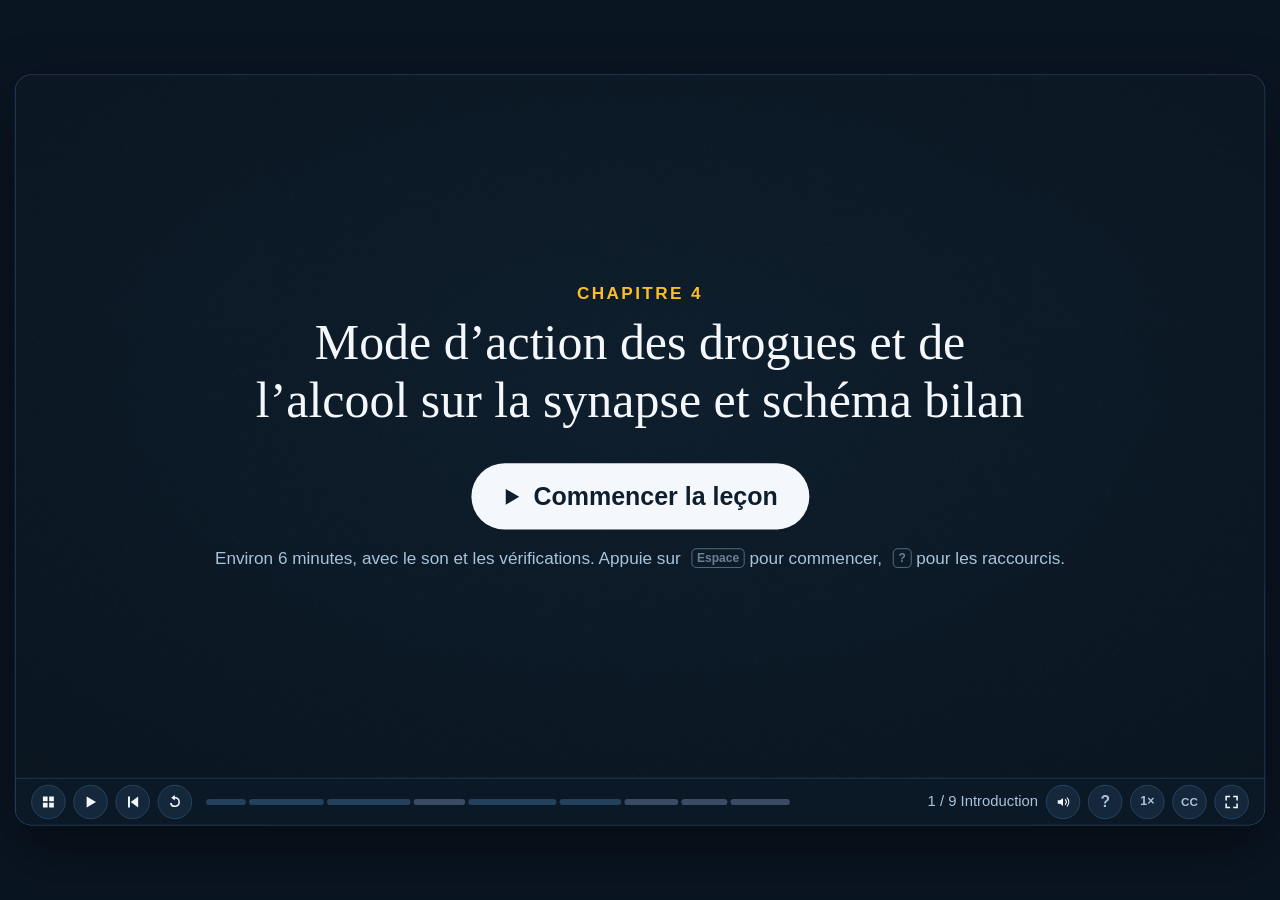
<file: ch04/index.html>
<!doctype html>
<html lang="fr">
<head>
<meta charset="utf-8">
<meta name="viewport" content="width=device-width, initial-scale=1">
<title>Chapitre 4 · Action des drogues et de l’alcool — Communication neuronale</title>
<link rel="stylesheet" href="../lib/engine.css">
<link rel="expect" href="#bar" blocking="render">
</head>
<body>
<script src="../lib/engine.js"></script>
<script src="../lib/lang-fr.js"></script>
<script src="../lib/vocab.js"></script>
<script src="audio/fr/timings.js"></script>
<script>
'use strict';
const CHAPTER = {
  number: 4,
  title: 'Mode d’action des drogues et de l’alcool sur la synapse et schéma bilan',
  minutes: 6,
  language: 'fr',
  next: '../#contents',
};

const BEATS = [
  ['intro', 'Introduction', (m, D) => {
    const g = G(scene, { o: 0, y: 18 });
    T(g, 'SVT · Cycle 4 (4e) · Partie 2 · Chapitre 4', { x: 800, y: 185, size: 26, fill: COL.dim, anchor: 'middle' });
    T(g, 'Drogues, alcool et synapses', { x: 800, y: 285, size: 72, weight: 700, fill: COL.chalk, anchor: 'middle' });
    T(g, 'Perturbations de la transmission et risques pour l’organisme', { x: 800, y: 362, size: 40, weight: 600, fill: C_DRUG, anchor: 'middle' });

    neuSchemaNode(g, 330, 540, 270, 92, ['Drogues et alcool', 'Cannabis, alcool...'], { color: C_DRUG });
    neuArrow(g, 480, 540, 650, 540, .2, { color: C_DRUG, sw: 5 });
    neuSchemaNode(g, 800, 540, 270, 96, ['Fente synaptique', 'Fixation / blocage'], { kind: 'pill', color: C_ALERT, sub: 'cible précise' });
    neuArrow(g, 950, 540, 1120, 540, .4, { color: C_ALERT, sw: 5 });
    neuSchemaNode(g, 1280, 540, 290, 92, ['Altération', 'du message nerveux'], { color: C_ALERT });

    tw(g, { o: 1, y: 0 }, .12, .75, out);
    const sub = neuText(scene, 'Où ces substances agissent-elles dans le cerveau et comment perturbent-elles la communication ?', 800, 742, m('sub'), { size: 27, fill: COL.dim, anchor: 'middle' });
    tw(g, { o: 0, y: -18 }, D - .75, .65);
    hide(sub, D - .75, .65);
  }],

  ['atelier', 'Atelier 1 · Cannabis et héroïne', (m) => {
    const p = panel(0);
    neuTitle(p, 'Effets nerveux et lieu d’action (Atelier 1 : cannabis et héroïne)', 64, .05, 'Document d’activité du cours : conséquences comportementales et localisation synaptique');

    neuDoc(p, '../img/doc_atelier_drogues.webp', 180, 144, 1240, 530, { color: C_DRUG, pad: 10, t0: .1 });
    neuSpotlight(p, 195, 200, 665, 455, C_ALERT, m('effets'), .4, { fillOpacity: .06 });
    neuSpotlight(p, 870, 200, 535, 455, C_DRUG, m('lieu'), .4, { fillOpacity: .07 });

    neuCard(p, 180, 694, 605, 102, { title: 'Troubles ressentis par l’usager', color: C_ALERT, t0: m('effets') });
    neuText(p, 'Attention, mémoire, apprentissage, hallucinations, dépendance psychique.', 482, 772, m('effets') + .2, { size: 17, anchor: 'middle' });

    neuCard(p, 815, 694, 605, 102, { title: 'Lieu d’action précis : la synapse', color: C_DRUG, t0: m('lieu') });
    neuText(p, 'S’insinuent dans la fente et se fixent sur la membrane des neurones A ou B.', 1118, 772, m('lieu') + .2, { size: 17, anchor: 'middle' });
  }],

  ['tableau', 'Document 2 · Les 4 modes d’action', (m) => {
    const p = panel(0);
    neuTitle(p, 'Document 2 : Modes d’action des drogues et de l’alcool', 64, .05, 'Comparaison des quatre mécanismes synaptiques étudiés en 4e');

    neuDoc(p, '../img/doc2_tableau_drogues.webp', 175, 142, 1250, 465, { color: C_NT, pad: 10, t0: .1 });
    neuSpotlight(p, 188, 280, 1220, 81, C_DRUG, m('cannabis'), .4, { fillOpacity: .08 });
    neuSpotlight(p, 188, 365, 1220, 80, C_NT, m('cocaine'), .4, { fillOpacity: .08 });
    neuSpotlight(p, 188, 449, 1220, 46, C_ALERT, m('alcool'), .4, { fillOpacity: .08 });
    neuSpotlight(p, 188, 499, 1220, 80, C_CENTRE, m('amph'), .4, { fillOpacity: .08 });

    const cards = [
      ['Cannabis · Héroïne', 'Empêchent la libération des vésicules.', C_DRUG, m('cannabis')],
      ['Cocaïne · Ecstasy', 'Maintiennent les NT dans la fente.', C_NT, m('cocaine')],
      ['Alcool', 'Empêche les NT d’agir sur C.', C_ALERT, m('alcool')],
      ['Amphétamines', 'Vident les vésicules dans la fente.', C_CENTRE, m('amph')],
    ];
    cards.forEach(([ttl, desc, col, t0], i) => {
      const x = 105 + i * 355;
      neuCard(p, x, 634, 330, 142, { title: ttl, color: col, t0 });
      neuText(p, desc, x + 165, 725, t0 + .15, { size: 18, anchor: 'middle' });
    });
  }],

  ['q1', 'Vérifions le lieu d’action', (m) => {
    const p = panel(0);
    neuTitle(p, 'À quel endroit les drogues agissent-elles en priorité ?', 66, .05);
    neuSchemaNode(p, 350, 240, 260, 90, ['Neurone A ou B', 'Axone terminal'], { color: C_CENTRE, t0: .1 });
    neuArrow(p, 495, 240, 650, 240, .2, { color: C_DRUG, sw: 5 });
    neuSchemaNode(p, 800, 240, 270, 96, ['Synapse', 'Fente + membranes'], { kind: 'pill', color: C_DRUG, t0: .2 });
    neuArrow(p, 950, 240, 1105, 240, .35, { color: C_MOT, sw: 5 });
    neuSchemaNode(p, 1255, 240, 270, 90, ['Neurone C', 'Corps cellulaire'], { color: C_MOT, t0: .25 });
  }, {
    ask: done => quiz(BAND, [{
      id: 'ch4-q1',
      prompt: ['Où s’insinuent les drogues et l’alcool pour perturber la communication neuronale ?'],
      build: choice([
        'Dans la fente synaptique, en se fixant sur les membranes des neurones pré- ou post-synaptiques',
        'Dans les disques entre deux vertèbres pour provoquer une hernie discale',
        'Uniquement sur les muscles de la cuisse sans jamais toucher le cerveau',
      ], 0, 'Exact ! Les drogues agissent directement au niveau des synapses entre neurones.', [
        null,
        'Non, une hernie discale est une déformation d’un disque vertébral, pas le mode d’action des drogues.',
        'Non, c’est la transmission synaptique dans le système nerveux central qui est ciblée.',
      ]),
    }], done),
  }],

  ['perturbation', 'Synapse normale vs perturbée', (m) => {
    const p = panel(0);
    neuTitle(p, 'Effets comparés sur la transmission synaptique', 64, .05, 'État normal vs blocage de la libération (cannabis) et blocage post-synaptique (alcool)');

    neuCard(p, 70, 146, 460, 548, { title: '1 · Synapse normale', color: C_MOT, t0: m('normal') });
    neuSynapseStage(p, 300, 434, {
      mode: 'normal', labels: false, scale: .82,
      t0: m('normal'), tMig: m('normal') + .4, tLib: m('normal') + 1.0, tFix: m('normal') + 1.6,
    });

    neuCard(p, 570, 146, 460, 548, { title: '2 · Cannabis / Héroïne', color: C_DRUG, t0: m('bloc_lib') });
    neuSynapseStage(p, 800, 434, {
      mode: 'cannabis', labels: false, scale: .82,
      t0: m('bloc_lib'), tMig: m('bloc_lib') + .4, tLib: m('bloc_lib') + 1.0, tFix: m('bloc_lib') + 1.6,
    });

    neuCard(p, 1070, 146, 460, 548, { title: '3 · Alcool', color: C_ALERT, t0: m('bloc_rec') });
    neuSynapseStage(p, 1300, 434, {
      mode: 'alcool', labels: false, scale: .82,
      t0: m('bloc_rec'), tMig: m('bloc_rec') + .4, tLib: m('bloc_rec') + 1.0, tFix: m('bloc_rec') + 1.6,
    });

    neuOscillo(p, 570, 708, 960, 88, { t0: m('bloc_rec') + .4, mode: 'altered', label: 'Message post-synaptique altéré dans le neurone C', color: C_ALERT });
  }],

  ['bilan_drogues', 'Schéma bilan et prévention', (m) => {
    const p = panel(0);
    neuTitle(p, 'Schéma bilan : action des drogues sur le message nerveux', 64, .05, 'Document officiel de correction : double point d’impact et altération du signal');

    neuCard(p, 65, 142, 710, 635, { title: 'Schéma bilan du cours (page 2)', color: C_DRUG, t0: .08 });
    neuDoc(p, '../img/schema_action_drogues.webp', 88, 200, 664, 558, { color: C_DRUG, pad: 8, t0: .14 });

    neuSpotlight(p, 448, 526, 294, 70, C_DRUG, m('ref_lib'), .4, { fillOpacity: .09 });
    neuSpotlight(p, 448, 600, 294, 68, C_NT, m('ref_fix'), .4, { fillOpacity: .09 });
    neuSpotlight(p, 430, 682, 298, 52, C_ALERT, m('ref_alt'), .4, { fillOpacity: .09 });

    const pts = [
      ['1. Empêcher la libération des NT', 'Cannabis et héroïne bloquent la vidange des vésicules', 'du neurone pré-synaptique.', C_DRUG, m('ref_lib')],
      ['2. Bloquer la fixation ou dérégler la fente', 'Alcool (bloque l’action sur C) ou cocaïne / amphétamines', '(maintiennent ou vident les neurotransmetteurs).', C_NT, m('ref_fix')],
      ['3. Altération et santé publique', 'Réflexes ralentis, troubles de mémoire, accidents de la route', 'et dépendance psychique.', C_ALERT, m('ref_alt')],
    ];
    pts.forEach(([ttl, l1, l2, col, t0], i) => {
      const y = 165 + i * 200;
      neuCard(p, 815, y, 720, 168, { title: ttl, color: col, t0 });
      neuText(p, l1, 845, y + 96, t0 + .16, { size: 20 });
      neuText(p, l2, 845, y + 128, t0 + .22, { size: 20 });
    });
  }],

  ['q2', 'À toi : comparer les drogues', (m) => {
    const p = panel(0);
    neuTitle(p, 'Deux modes de blocage différents sur la même synapse', 66, .05);
    neuSchemaNode(p, 420, 240, 360, 96, ['Cannabis / héroïne', 'Membrane pré-synaptique B'], { color: C_DRUG, t0: .1 });
    neuSchemaNode(p, 1180, 240, 360, 96, ['Alcool', 'Action bloquée sur C'], { color: C_ALERT, t0: .2 });
  }, {
    ask: done => quiz(BAND, [{
      id: 'ch4-q2',
      prompt: ['Quelle substance empêche les neurotransmetteurs déjà libérés d’agir sur la membrane du neurone C ?'],
      build: choice([
        'L’alcool',
        'L’ampoule de verre de Galvani',
        'La moelle épinière saine',
      ], 0, 'Bravo ! D’après le Document 2, l’alcool empêche le neurotransmetteur d’agir sur la membrane de C, alors que cannabis et héroïne empêchent sa libération.', [
        null,
        'Non, il s’agit du mode d’action spécifique de l’alcool étudié au Document 2.',
        'Non, la moelle épinière est un centre nerveux qui relaie les messages.',
      ]),
    }], done),
  }],

  ['final1', 'Mise en pratique finale', () => {
    panel(0);
  }, {
    ask: done => quiz(SCREEN, [
      {
        id: 'ch4-f1',
        prompt: ['1 / 3 · D’après le Document 2, comment les amphétamines modifient-elles les vésicules du neurone A ou B ?'],
        build: choice([
          'Elles pénètrent dans les vésicules, qui se vident et s’accumulent dans la fente synaptique',
          'Elles créent de nouvelles vertèbres autour du cerveau',
          'Elles transforment les muscles en organes sensoriels',
        ], 0, 'Exact ! Les amphétamines vident les vésicules, provoquant une accumulation de substance dans la fente.', [
          null,
          'Non, lis bien la dernière ligne du Document 2 sur les amphétamines.',
          'Non, les drogues perturbent les synapses entre neurones.',
        ]),
      },
      {
        id: 'ch4-f2',
        prompt: ['2 / 3 · Vrai ou Faux : coche la réponse exacte pour chaque affirmation.'],
        build: grid([
          { parts: ['Le cannabis provoque des troubles de l’attention, de la mémorisation et donc de l’apprentissage.'], ans: ['v'], why: 'Vrai : ces effets comportementaux figurent dans l’Atelier 1.' },
          { parts: ['La cocaïne et l’ecstasy maintiennent les neurotransmetteurs dans l’espace synaptique.'], ans: ['v'], why: 'Vrai : le Document 2 indique ce mécanisme de maintien dans la fente.' },
          { parts: ['Une synapse perturbée transmet exactement le même message nerveux intact vers le neurone C.'], ans: ['f'], why: 'Faux : toutes ces substances entraînent une altération du message nerveux.' },
        ], [['v', 'Vrai', C_MOT], ['f', 'Faux', C_SENS]], { multi: false, text: true }),
      },
      {
        id: 'ch4-f3',
        prompt: ['3 / 3 · Quelle conséquence commune résulte de l’action des drogues sur les synapses ?'],
        build: choice([
          'L’altération du message nerveux, des troubles comportementaux et un risque de dépendance psychique',
          'Une amélioration durable de l’attention et de la mémoire scolaire',
          'La disparition complète du cortex cérébral en quelques secondes',
        ], 0, 'Parfait ! Tu as maîtrisé les quatre chapitres sur la communication neuronale et les drogues.', [
          null,
          'Non, l’Atelier 1 montre au contraire des troubles de l’attention et de la mémorisation.',
          'Non, les drogues perturbent le fonctionnement synaptique sans dissoudre anatomiquement le cortex.',
        ]),
      },
    ], done, 'Mise en pratique · Chapitre 4'),
  }],

  ['finish', 'Terminé', () => { panel(0); }, { ask: finishCard }],
].map(([id, title, run, extra]) => ({ id, title, run, ...extra }));

boot();
</script>
</body>
</html>
</file>
<file: lib/units.css>
/* The unit headers of a book's contents page, the same in every book: a strip of chalkboard per unit, with the unit's
   label and title and a sketch of its ideas (UNIT_ART, from the book's own unit-art.js) drawn in the unit colour --c.
   Markup and the scroll observer are in units.js. Uses the contents page's --book, --ui, --chalk and --ease. */
.unit { position: relative; max-width: 1212px; margin: 0 auto; padding: 28px 16px 0; }
.unit h2 { position: relative; display: flex; flex-wrap: wrap; align-items: baseline; gap: 4px 14px; min-height: 168px; margin: 0 0 16px; padding-top: 130px; font: 500 28px/1.2 var(--book); }
.unit .grid { position: relative; }
.unit::before { content: ""; position: absolute; inset: 0 16px auto; height: 208px; border-radius: 22px; pointer-events: none;
  background: radial-gradient(ellipse 46% 90% at 74% 55%, color-mix(in srgb, var(--c) 11%, transparent), transparent 70%); }
.unit-art { position: absolute; top: 20px; right: 28px; width: min(580px, 56%); height: auto; overflow: visible; pointer-events: none;
  color: var(--c); fill: none; stroke: currentColor; stroke-width: 2.6; stroke-linecap: round; stroke-linejoin: round; opacity: .78; }
.unit-art text { fill: currentColor; stroke: none; font-family: var(--book); font-style: italic; }
.unit-art .a { color: var(--chalk); opacity: .55; }
.unit-art .faint { opacity: .22; }
.unit-art .d { stroke-dasharray: 1 1; stroke-dashoffset: 1; }
.unit-art .t { opacity: 0; }
.seen .unit-art .d { animation: art-draw 1.1s cubic-bezier(.5, 0, .3, 1) forwards; animation-delay: calc(var(--k) * 55ms + 120ms); }
.seen .unit-art .t { animation: art-fade .6s ease-out forwards; animation-delay: calc(var(--k) * 55ms + 300ms); }
.seen .unit-art .a.t { animation-name: art-fade-a; }
@keyframes art-draw { to { stroke-dashoffset: 0; } }
@keyframes art-fade { to { opacity: 1; } }
@keyframes art-fade-a { to { opacity: .55; } }
/* After the drawing, each sketch keeps one small motion that belongs to its topic. */
.unit-art g { transform-box: fill-box; }
.seen .unit-art .swap-a { animation: swap-a 6s var(--ease) 2.4s infinite; }
.seen .unit-art .swap-b { animation: swap-b 6s var(--ease) 2.4s infinite; }
@keyframes swap-a { 0%, 30%, 100% { transform: none; } 45%, 80% { transform: translate(80px, 0); } 37% { transform: translate(40px, -30px); } 88% { transform: translate(40px, 30px); } }
@keyframes swap-b { 0%, 30%, 100% { transform: none; } 45%, 80% { transform: translate(-80px, 0); } 37% { transform: translate(-40px, 30px); } 88% { transform: translate(-40px, -30px); } }
.seen .unit-art .step { animation: art-fade .6s ease-out forwards, step 4s ease-in-out infinite; animation-delay: calc(var(--k) * 55ms + 300ms), calc(var(--k) * 300ms + 2s); }
@keyframes step { 0%, 20%, 100% { fill-opacity: 1; } 10% { fill-opacity: .3; } }
.unit-art .hop, .unit-art .ride { offset-rotate: 0deg; }
.seen .unit-art .hop { animation: art-fade .4s ease-out 2s forwards, along 3.4s linear 2s infinite; }
.unit-art .orbit { offset-rotate: 0deg; }
.seen .unit-art .orbit { animation: art-fade .4s ease-out 2s forwards, along 9s linear 2s infinite; }
.seen .unit-art .ride { animation: art-fade .4s ease-out 2s forwards, along 4s ease-in-out 2s infinite alternate; }
@keyframes along { from { offset-distance: 0%; } to { offset-distance: 100%; } }
.unit-art .pie { stroke: currentColor; stroke-linecap: butt; stroke-dasharray: 0 100; }
.seen .unit-art .pie { animation: art-fade .4s ease-out 1.6s forwards, pie 5s var(--ease) 1.6s infinite; }
@keyframes pie { 0% { stroke-dasharray: 0 100; } 35%, 85% { stroke-dasharray: 25 100; } 100% { stroke-dasharray: 0 100; } }
.seen .unit-art .tilt { transform-box: view-box; transform-origin: 300px 72px; animation: tilt 4.8s ease-in-out 2s infinite; }
@keyframes tilt { 0%, 100% { transform: rotate(0); } 30% { transform: rotate(-4deg); } 60% { transform: rotate(2deg); } }
.seen .unit-art .spin { transform-box: view-box; transform-origin: 320px 95px; animation: spin 5s cubic-bezier(.2, .7, .2, 1) 2s infinite; }
@keyframes spin { from { transform: rotate(0); } 70%, to { transform: rotate(1530deg); } }
.seen .unit-art .feed-in { animation: feed-in 4s ease-in-out 2s infinite; }
.seen .unit-art .feed-out { opacity: 0; animation: feed-out 4s ease-in-out 2s infinite; }
@keyframes feed-in { 0% { transform: none; opacity: 1; } 40% { transform: translate(100px, 0); opacity: 0; } 41%, 100% { transform: none; opacity: 0; } 95% { opacity: 1; } }
@keyframes feed-out { 0%, 45% { transform: translate(-40px, 0); opacity: 0; } 70%, 90% { transform: none; opacity: 1; } 100% { opacity: 0; } }
.unit-art .cell { opacity: .25; }
.seen .unit-art .cell { animation: cell 5s ease-in-out infinite; animation-delay: calc(var(--j) * .5s + 2s); }
@keyframes cell { 0%, 100% { opacity: .25; } 15%, 60% { opacity: 1; } }
.unit-art .cut, .unit-art .shade { opacity: 0; }
.seen .unit-art .cut { animation: cut 4s ease-in-out 2s infinite; }
@keyframes cut { 0%, 100% { opacity: 0; } 30%, 70% { opacity: .5; } }
.seen .unit-art .shade { animation: shade 1s ease-out 1.6s forwards; }
@keyframes shade { to { opacity: .14; } }
.seen .unit-art .diag { animation: art-draw 1.1s cubic-bezier(.5, 0, .3, 1) forwards, redraw 4s ease-in-out 2.5s infinite; }
@keyframes redraw { 0%, 15% { stroke-dashoffset: 1; } 50%, 100% { stroke-dashoffset: 0; } }
.seen .unit-art .root { animation: art-fade .4s ease-out 1.8s forwards, root 2.4s ease-in-out 2.2s infinite; }
@keyframes root { 0%, 100% { r: 7px; } 50% { r: 11px; } }
.seen .unit-art .breathe { transform-box: view-box; transform-origin: 380px 140px; animation: breathe 4s ease-in-out 2s infinite alternate; }
@keyframes breathe { from { transform: scaleY(1); } to { transform: scaleY(.35); } }
/* The label and the title share a line when they fit; a long title wraps below the label instead of running off. */
.unit h2 .title { min-width: 0; text-wrap: balance; }
.unit h2 .label { font: 600 14px var(--ui); letter-spacing: .14em; text-transform: uppercase; color: var(--c); white-space: nowrap; }
/* Keep the sketches cheap: each is its own layer, so its loop repaints only itself, and loops pause while their unit is
   off screen or under the sticky bar (units.js toggles .live), so the bar's blur is not redrawn every frame. */
.unit-art { will-change: transform; contain: layout style; }
.unit:not(.live) .unit-art, .unit:not(.live) .unit-art * { animation-play-state: paused; }
@media (max-width: 560px) {
  .unit-art { width: calc(100% - 32px); right: 16px; opacity: .32; }
  .unit h2 { min-height: 0; padding-top: 104px; font-size: 24px; }
}
@media (prefers-reduced-motion: reduce) {
  .unit-art * { animation: none !important; }
  .unit-art .d { stroke-dashoffset: 0; }
  .unit-art .t, .unit-art .cell { opacity: 1; }
  .unit-art .a.t { opacity: .55; }
  .unit-art .shade { opacity: .14; }
  .unit-art .pie { stroke-dasharray: 25 100; }
}
</file>
<file: lib/contents.css>
/* The book's cover and contents (index.html): the chalkboard look, the cover, the guide, the chapter grid and the
   page-to-page motion. A book's own <style> after this file sets its theme: the colour and font tokens below, and the
   few rules a theme redraws (e.g. body::before for the paper). */
:root {
  --page: #0f1613; --board: #1d2b27; --panel: #22322d; --edge: #3a5047;
  --chalk: #ece8dc; --dim: #9aaba3; --faint: #5d7068; --task: #f0b45a; --quiz: #86c9e8; --good: #8fd6b0;
  --ui: "Avenir Next", "Segoe UI", "Helvetica Neue", Arial, sans-serif;
  --book: "Iowan Old Style", Palatino, Georgia, serif;
  --ease: cubic-bezier(.2, .8, .2, 1);
  --top-bg: rgba(22, 33, 29, .86); --top-line: #2a3b35;   /* the sticky contents header */
  --lift: rgba(0, 0, 0, .3);                                /* a card's shadow on hover */
  color-scheme: dark;
}
* { box-sizing: border-box; }
html { scroll-padding-top: 90px; }
body { margin: 0; min-height: 100svh; background: var(--board); color: var(--chalk); font: 18px/1.5 var(--ui); }
/* Chalkboard: the same grain and vignette as the lesson stage. */
body::before { content: ""; position: fixed; inset: 0; z-index: -1; pointer-events: none;
  background: radial-gradient(ellipse at 50% 42%, transparent 55%, rgba(0, 0, 0, .38)),
    url("data:image/svg+xml,%3Csvg xmlns='http://www.w3.org/2000/svg' width='240' height='240'%3E%3Cfilter id='g'%3E%3CfeTurbulence type='fractalNoise' baseFrequency='.85' numOctaves='2' seed='7'/%3E%3CfeColorMatrix values='0 0 0 0 .92 0 0 0 0 .95 0 0 0 0 .9 0 0 0 .07 0'/%3E%3C/filter%3E%3Crect width='240' height='240' filter='url(%23g)'/%3E%3C/svg%3E"); }
a { color: inherit; }
a:focus-visible { outline: 3px solid var(--task); outline-offset: 3px; }
.kicker { margin: 0; font-size: 15px; font-weight: 600; letter-spacing: .16em; text-transform: uppercase; color: var(--quiz); }

/* ---------- cover ---------- */
#cover { position: relative; min-height: 100svh; display: flex; flex-direction: column; align-items: center; justify-content: center;
  padding: 48px 16px 64px; text-align: center; overflow: hidden; }
.open #cover, body:not(.open) #contents { display: none; }
#cover > * { animation: rise .8s var(--ease) backwards; }
#cover .mascot { animation: none; margin-bottom: 26px; view-transition-name: guide; }
#cover .kicker { animation-delay: .9s; }
#cover h1 { animation-delay: 1s; }
#cover .lede { animation-delay: 1.12s; }
#cover .acts { animation-delay: 1.24s; }
#cover .meta { animation-delay: 1.36s; }
h1 { margin: 14px 0 18px; font: 500 clamp(44px, 8.4vw, 92px)/1.02 var(--book); letter-spacing: -.01em; view-transition-name: book; }
h1 i { color: var(--task); font-style: italic; }
.lede { max-width: 34em; margin: 0 0 34px; color: var(--dim); font-size: clamp(17px, 2.2vw, 20px); text-wrap: balance; }
.acts { display: flex; flex-wrap: wrap; gap: 12px; justify-content: center; }
.btn { display: inline-flex; align-items: center; gap: 12px; padding: 14px 30px; border-radius: 999px; font-weight: 600; font-size: 19px; text-decoration: none;
  transition: transform .25s var(--ease), background-color .25s, border-color .25s; }
.btn[hidden] { display: none; }
.btn:hover { transform: translateY(-2px); }
.btn.go { background: var(--chalk); color: var(--board); }
.btn.quiet { border: 1.5px solid var(--edge); color: var(--chalk); }
.btn.quiet:hover { border-color: var(--dim); }
.btn svg { width: 15px; height: 15px; fill: currentColor; }
.meta { margin: 30px 0 0; color: var(--faint); font-size: 15px; letter-spacing: .04em; }
/* Faint chalk notes around the edges of the board. */
.chalk { position: absolute; inset: 0; z-index: -1; pointer-events: none; animation: none !important; }
.chalk span { position: absolute; font: italic 400 clamp(22px, 3vw, 38px) var(--book); color: var(--chalk); opacity: 0; white-space: nowrap;
  animation: chalk 1.6s ease-out forwards, drift 14s ease-in-out infinite alternate; animation-delay: calc(var(--d) * 1s), calc(var(--d) * 1s); }
@keyframes chalk { to { opacity: .075; } }
@keyframes drift { to { translate: 0 -10px; } }
@keyframes rise { from { opacity: 0; transform: translateY(16px); } }

/* ---------- the guide: an infinity sign whose loops are its eyes ---------- */
.mascot { display: block; overflow: visible; }
.mascot .mbody { transform-box: view-box; transform-origin: 60px 46px; animation: bob 3.4s ease-in-out infinite; }
.mascot .pupil { transform-box: fill-box; transform-origin: center; animation: blink 5s infinite; }
.mascot .joy { display: none; }
#cover:has(.go:hover, .go:focus-visible) .pupil { display: none; }
#cover:has(.go:hover, .go:focus-visible) .joy { display: inline; }
.draw .loop { stroke-dasharray: 1 1; animation: draw 1.3s cubic-bezier(.6, 0, .3, 1) .15s backwards; }
.draw .face { animation: pop .45s var(--ease) 1.25s backwards; }
@keyframes draw { from { stroke-dashoffset: 1; } }
@keyframes pop { from { opacity: 0; transform: scale(.6); } }
.draw .face { transform-box: view-box; transform-origin: 60px 44px; }
@keyframes bob { 50% { transform: translateY(-3px) rotate(-2deg); } }
@keyframes blink { 0%, 93%, 100% { transform: scaleY(1); } 96% { transform: scaleY(.1); } }

/* ---------- contents ---------- */
.top { position: sticky; top: 0; z-index: 2; display: flex; align-items: center; gap: 14px; padding: 12px max(16px, calc(50% - 590px));
  background: var(--top-bg); backdrop-filter: blur(10px); -webkit-backdrop-filter: blur(10px); border-bottom: 1px solid var(--top-line); }
.home { display: flex; align-items: center; gap: 12px; text-decoration: none; border-radius: 10px; }
.home .mascot { view-transition-name: guide; }
.home strong { font: 500 22px/1.1 var(--book); view-transition-name: book; }
.home strong i { color: var(--task); }
.prog { margin-left: auto; color: var(--dim); font-size: 15px; white-space: nowrap; }
.prog b { color: var(--good); font-weight: 600; }
main#contents { padding-bottom: 80px; }
.grid { display: grid; grid-template-columns: repeat(auto-fill, minmax(min(100%, 290px), 1fr)); gap: 12px; }
.ch { display: grid; grid-template-columns: auto minmax(0, 1fr); grid-template-rows: 1fr auto; column-gap: 16px; row-gap: 8px; min-height: 112px;
  padding: 16px 18px 14px 16px; border-radius: 16px; background: var(--panel); border: 1.5px solid var(--edge); border-left: 6px solid var(--c);
  text-decoration: none; transition: transform .3s var(--ease), border-color .3s, box-shadow .3s; }
.ch:hover { transform: translateY(-3px); border-color: var(--c); box-shadow: 0 14px 34px var(--lift); }
.ch b { grid-row: span 2; min-width: 1.15em; font: 500 42px/1 var(--book); color: var(--c); font-variant-numeric: lining-nums tabular-nums; }
.ch span { font-size: 18px; line-height: 1.3; }
.ch small { color: var(--dim); font-size: 14px; }
.ch.done small::before { content: var(--done, "✓ Finished · "); color: var(--good); font-weight: 600; }
.ch.last small::after { content: var(--last, " · Last opened"); color: var(--quiz); }
.ch.here:focus-visible { outline-color: var(--c); }
.ch.here { animation: here 1.8s ease-out .3s; }
@keyframes here { 0% { box-shadow: 0 0 0 0 var(--c); } 25% { box-shadow: 0 0 0 5px var(--c); } 100% { box-shadow: 0 0 0 14px transparent; } }
.stagger .top { animation: rise .6s var(--ease) backwards; }
.stagger .unit h2, .stagger .ch { animation: rise .6s var(--ease) backwards; animation-delay: calc(min(var(--i), 14) * 32ms + 80ms); }

/* ---------- page-to-page motion ---------- */
@view-transition { navigation: auto; }
/* Firefox flickers through view transitions (the header blinks for several frames): it switches without one, and the
   contents still rise in. -moz-orient exists only in Firefox. */
@supports (-moz-orient: inline) { @view-transition { navigation: none; } }
::view-transition-group(*) { animation-duration: .5s; animation-timing-function: var(--ease); }
::view-transition-old(lesson), ::view-transition-new(lesson) { height: 100%; object-fit: cover; }
::view-transition-old(lesson) { animation-duration: .18s; }
@media (max-width: 560px) {
  .home strong { font-size: 18px; }
  #contents .top { flex-wrap: wrap; gap: 8px 12px; }
  .ch { min-height: 0; }
  .chalk span:not(:nth-child(3), :nth-child(4), :nth-child(7)) { display: none; }
}
@media (prefers-reduced-motion: reduce) {
  *, *::before, ::view-transition-group(*), ::view-transition-old(*), ::view-transition-new(*) { animation: none !important; transition: none !important; }
  .chalk span { opacity: .075; }
}
</file>
<file: lib/engine.css>
@import url(volume.css);
@import url(book.css);   /* this book's own settings and overrides (not shared), before the rules below */
:root {
  --page: #0f1613; --board: #1d2b27; --panel: #22322d; --edge: #3a5047;
  --chalk: #ece8dc; --dim: #9aaba3; --faint: #5d7068;
  --task: #f0b45a; --quiz: #86c9e8; --good: #8fd6b0; --bad: #f08c7a;
  --ui: "Avenir Next", "Segoe UI", "Helvetica Neue", Arial, sans-serif;
  color-scheme: dark;
}
* { box-sizing: border-box; }
html, body { height: 100%; margin: 0; overflow: hidden; background: var(--page); }
body { color: var(--chalk); font: 26px/1.4 var(--ui); }
button { font: inherit; color: inherit; cursor: pointer; }
button:focus-visible, [tabindex]:focus-visible { outline: 3px solid var(--task); outline-offset: 3px; }
button[hidden] { display: none; }

/* One fixed 1600×960 frame (900 stage + 60 controls), scaled to fit the window. */
#frame { position: absolute; left: 50%; top: 50%; width: 1600px; height: 960px; transform: translate(-50%, -50%) scale(var(--k, .5));
  border-radius: 20px; overflow: hidden; background: var(--board); box-shadow: 0 0 0 1px var(--edge), 0 30px 80px rgba(0, 0, 0, .45); }
#stage { position: absolute; left: 0; top: 0; width: 1600px; height: 900px; display: block;
  background: radial-gradient(75% 75% at 50% 45%, rgba(0,0,0,0) 60%, rgba(0,0,0,.35)), var(--grain, none), #1d2b27; }
#ui { position: absolute; left: 0; top: 0; width: 1600px; height: 900px; pointer-events: none; }
#ui > * { pointer-events: auto; }

.cover { position: absolute; left: 0; top: 0; width: 1600px; height: 900px; display: grid; place-items: center; background: rgba(15, 22, 19, .5); border: 0; }
.cover[hidden] { display: none; }
.cover > div { display: flex; flex-direction: column; align-items: center; }
.cover-k { margin: 0 0 10px; text-align: center; font-size: 22px; font-weight: 600; letter-spacing: .14em; text-transform: uppercase; color: var(--quiz); }
.cover-t { margin: 0 0 44px; max-width: 1200px; text-align: center; font: 500 64px/1.15 "Iowan Old Style", Palatino, Georgia, serif; color: var(--chalk); text-wrap: balance; }
.cover > div > * { animation: rise .7s cubic-bezier(.2, .8, .2, 1) backwards; }
.cover-t { animation-delay: .08s; }
.cover .go { animation-delay: .18s; }
.cover small { animation-delay: .26s; }
@keyframes rise { from { opacity: 0; transform: translateY(14px); } }
.cover .go { display: inline-flex; align-items: center; gap: 16px; padding: 20px 40px; border-radius: 999px; background: var(--chalk); color: var(--board); font-weight: 600; font-size: 32px; }
.cover small { display: block; margin-top: 22px; font-size: 22px; text-align: center; color: var(--dim); }
.paused-mark { position: absolute; left: 0; top: 0; width: 1600px; height: 900px; display: none; place-items: center; pointer-events: none; }
.paused .paused-mark { display: grid; }
.paused-mark div { padding: 14px 30px; border-radius: 999px; background: rgba(15, 22, 19, .85); color: var(--dim); font-size: 22px; }

/* Question cards inside the picture. */
.card { position: absolute; padding: 20px 26px; border-radius: 20px; background: rgba(34, 50, 45, .97); border: 1.5px solid var(--edge); border-left: 7px solid var(--quiz); box-shadow: 0 14px 44px rgba(0, 0, 0, .35); }
.card.band { display: grid; grid-template-columns: auto minmax(0, 1fr) auto auto; grid-template-areas: "pic head body acts" "pic fb body acts"; column-gap: 28px; align-items: center; align-content: center; min-height: 150px; }
.band .mascot { grid-area: pic; }
.band .head { grid-area: head; align-self: end; }
.band .fb { grid-area: fb; align-self: start; }
.band .body { grid-area: body; }
.band .acts { grid-area: acts; }
.side .mascot { float: right; margin: -2px -4px 6px 10px; }
.kicker { margin: 0 0 4px; font-size: 20px; font-weight: 600; color: var(--quiz); }
.prompt { margin: 0; font-size: 28px; line-height: 1.35; }
.side .prompt { font-size: 24px; }
.body:empty { display: none; }
.side .body { margin-top: 14px; }
.opts { display: flex; gap: 12px; flex-wrap: wrap; }
.opt { padding: 8px 24px; border-radius: 999px; border: 2px solid var(--edge); background: transparent; color: var(--chalk); font-size: 24px; min-height: 58px; display: inline-flex; align-items: center; }
.opt:hover:not(:disabled) { border-color: var(--dim); }
.opt[aria-pressed="true"] { background: var(--c, var(--chalk)); border-color: var(--c, var(--chalk)); color: #1b2320; font-weight: 600; }
.opt.good { border-color: var(--good); box-shadow: 0 0 0 3px rgba(143, 214, 176, .35); }
.opt.bad { border-color: var(--bad); color: var(--bad); }
.opt:disabled { cursor: default; }
.fb { margin-top: 8px; font-size: 22px; line-height: 1.4; color: var(--chalk); }
.fb:empty { display: none; }
.fb.ok::before { content: "✓ "; color: var(--good); font-weight: 700; }
.fb.no::before { content: "✗ "; color: var(--bad); font-weight: 700; }
.fb ul { margin: 6px 0 0; padding-left: 22px; }
.side .fb { max-height: 110px; overflow: auto; font-size: 20px; }
.acts { display: flex; gap: 12px; align-items: center; }
.side .acts { margin-top: 16px; }
.side .acts { flex-wrap: wrap; gap: 10px; }
.side .btn { padding: 8px 16px; font-size: 20px; }
.card.side { padding: 18px 22px; }
.btn { padding: 10px 28px; border-radius: 999px; border: 0; background: var(--chalk); color: var(--board); font-weight: 600; font-size: 22px; white-space: nowrap; }
.btn.quiet { background: transparent; color: var(--dim); border: 1.5px solid var(--edge); }
.btn.go { background: var(--quiz); color: #10242e; }
.btn:disabled { background: var(--edge); color: var(--dim); cursor: default; }

.grid .row { display: grid; grid-template-columns: 170px minmax(0, 1fr) 34px; gap: 16px; align-items: center; padding: 5px 0 5px 12px; border-bottom: 1px solid #2e433b; }
.grid .num { display: flex; justify-content: flex-end; align-items: center; font-size: 26px; }
.grid.text .row { grid-template-columns: minmax(0, 1fr) auto 34px; }
.grid.text .num { justify-content: flex-start; }
.grid .opts { gap: 8px; }
.grid .opt { padding: 3px 16px; min-height: 42px; font-size: 20px; }
.grid .mark { font-weight: 700; text-align: center; }
.grid .mark.good { color: var(--good); }
.grid .mark.bad { color: var(--bad); }
.grid .why { grid-column: 1 / -1; font-size: 19px; color: var(--dim); padding-left: 186px; }
.grid.text .why { padding-left: 0; }
.grid .why:empty { display: none; }

.hit { cursor: pointer; }
.hit .ring { fill: transparent; stroke: var(--chalk); stroke-width: 2.5; stroke-opacity: 0; }
.hit:hover .ring, .hit:focus .ring { stroke-opacity: .7; }
.hit.bad .ring { stroke: var(--bad); stroke-opacity: 1; }
.hit.good .ring { stroke: var(--good); stroke-opacity: 1; stroke-width: 4; }
.tok { cursor: grab; touch-action: none; }   /* a finger drags the chip instead of scrolling the page */

/* Controls strip, part of the frame. */
#bar { position: absolute; left: 0; top: 900px; width: 1600px; height: 60px; display: flex; align-items: center; gap: 10px; padding: 0 20px; background: #16211d; border-top: 1px solid #2a3b35; }
.icon { width: 44px; height: 44px; border-radius: 50%; border: 1px solid var(--edge); background: var(--panel); display: grid; place-items: center; flex: none; padding: 0; }
.icon svg { width: 18px; height: 18px; fill: var(--chalk); }
.icon .i-pause { display: none; }
.is-playing .icon .i-play { display: none; }
.is-playing .icon .i-pause { display: block; }
.segs { flex: 1; display: flex; gap: 4px; height: 30px; align-items: center; min-width: 0; margin: 0 8px; }
.seg { position: relative; display: block; min-width: 0; height: 8px; border-radius: 4px; background: #2f4640; border: 0; padding: 0; overflow: hidden; }
.seg:hover { height: 12px; }
.seg i { position: absolute; left: 0; top: 0; bottom: 0; width: 0; background: var(--chalk); }
.seg.ask { background: #2d4a57; }
.seg.ask i { background: var(--quiz); }
.step { width: 300px; flex: none; color: var(--dim); font-size: 19px; white-space: nowrap; overflow: hidden; text-overflow: ellipsis; text-align: right; }
/* Keep the control strip usable without scaling down its touch targets. */
@media (max-width: 700px) {
  #frame { top: calc(50% - 50px); overflow: visible; }
  #bar { width: calc(1600px * var(--k)); height: auto; flex-wrap: wrap; gap: 6px; padding: 8px;
    transform: scale(calc(1 / var(--k))); transform-origin: left top; border-radius: 0 0 12px 12px; }
  #bar .icon { width: 36px; height: 40px; }
  .step { display: none; }
  #bHelp { display: none; }   /* keyboard shortcuts; room for the speed button on a phone */
  #bar .icon.speed { width: 36px; min-width: 0; padding: 0; font-size: 12px; letter-spacing: -.3px; }
  .segs { order: 1; }
  .segs { min-width: 80px; margin: 0; }
}
.sound-note { position: absolute; left: 24px; top: 20px; margin: 0; padding: 8px 18px; border-radius: 12px; background: rgba(15, 22, 19, .85); color: var(--dim); font-size: 19px; }
.sound-note[hidden] { display: none; }
.blanks .brow { padding: 8px 0; border-bottom: 1px solid #2e433b; }
.blanks .brow:last-child { border-bottom: 0; }
.blanks .bline { line-height: 64px; white-space: nowrap; }
.blanks .mark { display: inline-block; margin-left: 14px; font-weight: 700; }
.blanks .mark.good { color: var(--good); animation: pop .35s ease-out; }
.blanks .mark.bad { color: var(--bad); }
.blanks .why { font-size: 19px; color: var(--dim); line-height: 1.35; }
.blanks .why:empty { display: none; }
.box { height: 52px; margin: 0 6px; padding: 0 6px; border: 0; border-bottom: 3px solid var(--quiz); border-radius: 8px 8px 0 0; background: rgba(236, 232, 220, .07); color: var(--chalk); font: 32px var(--math-font, "STIX Two Text", "Cambria Math", "Iowan Old Style", Palatino, Georgia, serif); text-align: center; vertical-align: -6px; }
.box:focus { outline: none; background: rgba(134, 201, 232, .16); }
.box.good { border-color: var(--good); }
.box.bad { border-color: var(--bad); }
.box:disabled { opacity: 1; }
kbd { display: inline-block; min-width: 1.5em; padding: 0 .4em; margin-left: .5em; border: 1.5px solid currentColor; border-radius: 6px; font: 600 .7em/1.5 var(--ui); text-align: center; vertical-align: .12em; opacity: .6; }
.opt kbd { margin: 0 .6em 0 0; }
.keys { margin: 6px 0 0; font-size: 18px; color: var(--dim); }
.keys kbd { margin: 0 .15em; }
.grid .row.cur { background: rgba(236, 232, 220, .05); box-shadow: inset 4px 0 var(--quiz); }
.help { position: absolute; left: 0; top: 0; width: 1600px; height: 900px; display: grid; place-items: center; background: rgba(10, 16, 14, .72); }
.help[hidden] { display: none; }
.help-box { width: 1120px; padding: 40px 50px; border-radius: 22px; background: var(--panel); border: 1.5px solid var(--edge); }
.help h2 { margin: 0 0 22px; font-size: 32px; font-weight: 600; }
.help h3 { margin: 0 0 12px; font-size: 20px; font-weight: 600; color: var(--quiz); }
.help-cols { display: grid; grid-template-columns: 1fr 1fr; gap: 44px; }
.help dl { margin: 0; display: grid; grid-template-columns: 150px 1fr; row-gap: 10px; font-size: 22px; }
.help dt { text-align: right; padding-right: 18px; white-space: nowrap; }
.help dt kbd { margin: 0 0 0 .3em; opacity: .9; }
.help dd { margin: 0; color: var(--dim); }
.help-close { margin: 26px 0 0; font-size: 18px; color: var(--dim); }
.icon.txt { font-size: 20px; font-weight: 700; color: var(--dim); }
/* Optional captions of the narration, one sentence at a time. Off by default: teaching text lives in the picture. */
.caption { position: absolute; left: 50%; bottom: 78px; transform: translateX(-50%); width: max-content; max-width: 1180px; padding: 10px 24px; border-radius: 14px; background: rgba(10, 16, 14, .82); color: var(--chalk); font-size: 28px; line-height: 1.35; text-align: center; pointer-events: none; }
.caption[hidden] { display: none; }
.icon.cc { font-size: 15px; font-weight: 700; color: var(--dim); }
.icon.cc[aria-pressed="true"] { background: var(--chalk); border-color: var(--chalk); color: var(--board); }
.card.side { overflow: auto; }
svg.m { display: inline-block; overflow: visible; }
.card b { font-weight: 700; }   /* not 'bolder' (900 under a 600 prompt) */
.card { animation: card-in .45s cubic-bezier(.2, .9, .3, 1.15); }
.fb:not(:empty) { animation: fb-in .3s ease-out; }
.opt.bad, .grid .mark.bad { animation: shake .4s; }
.grid .mark.good { animation: pop .35s ease-out; }
@keyframes card-in { from { opacity: 0; transform: translateY(24px) scale(.98); } }
@keyframes fb-in { from { opacity: 0; transform: translateY(8px); } }
@keyframes pop { 0% { transform: scale(.3); opacity: 0; } 70% { transform: scale(1.3); } }
@keyframes shake { 20% { transform: translateX(-8px); } 40% { transform: translateX(8px); } 60% { transform: translateX(-5px); } 80% { transform: translateX(5px); } }
/* Full-screen chapter practice. */
.card.screen { height: 900px; padding: 50px 70px; border: 0; border-radius: 0; background: transparent; box-shadow: none; animation: screen-in .5s ease-out; max-height: none; overflow: visible; }
.screen .kicker { font-size: 22px; }
.screen .prompt { font-size: 40px; font-weight: 600; }
.screen .body { margin-top: 30px; }
.card.screen { display: flex; flex-direction: column; }
.screen .head { order: 1; } .screen .body { order: 2; }
.screen .fb { order: 3; max-width: 1080px; margin: 26px 0 0; font-size: 24px; }   /* feedback right under the answers */
/* Practice screens: the bottom 130 px hold the buttons. Long answers scroll inside the body, so the feedback under
   them stays in view after a wrong answer adds a 'why' line to each row. */
.card.screen:not(.sort):not(.fin) { padding-bottom: 130px; }
.card.screen:not(.sort):not(.fin) > .head, .card.screen:not(.sort):not(.fin) > .fb { flex: none; }
.card.screen:not(.sort):not(.fin) > .body { flex: 0 1 auto; min-height: 0; overflow-y: auto; }
.screen .acts { position: absolute; right: 70px; bottom: 48px; }
.screen .grid .row { grid-template-columns: 200px minmax(0, 1fr) 40px; padding: 9px 0 9px 12px; }
.screen .grid.text .row { grid-template-columns: minmax(0, 1fr) auto 40px; }
.screen .grid .opt { font-size: 22px; min-height: 50px; padding: 4px 20px; }
.screen .grid .why { padding-left: 216px; font-size: 20px; }
.screen .grid.text .why { padding-left: 0; }
#ui > .screen.sort { pointer-events: none; }
.screen.sort > * { pointer-events: auto; }
.screen.sort .head { position: absolute; right: 34px; top: 40px; width: 330px; }
.screen.sort .prompt { font-size: 28px; }
.screen.sort .fb { position: absolute; margin: 0; left: auto; right: 34px; bottom: 116px; width: 330px; max-height: 240px; overflow: auto; font-size: 20px; }
.screen.sort .acts { right: 34px; }
.fin .finwrap { display: flex; flex-direction: column; align-items: center; justify-content: center; height: 100%; text-align: center; padding-bottom: 60px; }
.fin .mascot { margin-bottom: 28px; }
.fin .fb, .fin .acts { position: static; }
.fin .fb { order: 0; margin: 0; }   /* result lines, not answer feedback: keep them above the buttons */
.fin .acts { margin-top: 30px; }
@keyframes screen-in { from { opacity: 0; } }

/* The guide: an infinity sign whose loops are its eyes. */
.mascot { display: block; flex: none; overflow: visible; }
.mascot .mbody { transform-box: view-box; transform-origin: 60px 46px; animation: bob 3.4s ease-in-out infinite; }
.mascot .eyes { transition: transform .3s; }
.mascot .pupil { transform-box: fill-box; transform-origin: center; animation: blink 5s infinite; }
.mascot .joy, .mascot .flat { display: none; }
.mascot.happy .pupil { display: none; }
.mascot.happy .joy { display: inline; }
.mascot.happy .mbody { animation: hop .55s ease-out 2, bob 3.4s ease-in-out 1.1s infinite; }
.mascot.oops .eyes { transform: translate(-3px, 4px); }
.mascot.oops .smile { display: none; }
.mascot.oops .flat { display: inline; }
.mascot.oops .mbody { animation: wobble .5s ease-in-out, bob 3.4s ease-in-out .5s infinite; }
@keyframes bob { 50% { transform: translateY(-3px) rotate(-2deg); } }
@keyframes blink { 0%, 93%, 100% { transform: scaleY(1); } 96% { transform: scaleY(.1); } }
@keyframes hop { 40% { transform: translateY(-12px) rotate(4deg); } }
@keyframes wobble { 25% { transform: rotate(-8deg); } 75% { transform: rotate(6deg); } }
@media (prefers-reduced-motion: reduce) { .card, .fb, .opt, .grid .mark, .mascot * { animation: none !important; } }

a.icon { text-decoration: none; }
a.btn { text-decoration: none; display: inline-block; }
/* Page-to-page motion: the contents card grows into this frame, and shrinks back on the way out. */
@view-transition { navigation: auto; }
#frame { view-transition-name: lesson; }
::view-transition-group(lesson) { animation-duration: .5s; animation-timing-function: cubic-bezier(.2, .8, .2, 1); }
::view-transition-old(lesson), ::view-transition-new(lesson) { height: 100%; object-fit: cover; }
::view-transition-old(lesson) { animation-duration: .18s; }
@media (prefers-reduced-motion: reduce) { .cover > div > * { animation: none; } ::view-transition-group(*), ::view-transition-old(*), ::view-transition-new(*) { animation: none !important; } }
/* The finish screen speaks the same type as the chapter cover and the contents page. */
.fin .kicker { font-size: 20px; letter-spacing: .14em; text-transform: uppercase; }
.fin .prompt { margin: 6px 0 14px; font: 500 56px/1.15 "Iowan Old Style", Palatino, Georgia, serif; }
.icon.speed { width: auto; min-width: 44px; padding: 0 10px; border-radius: 22px; font-size: 16px; }
</file>
